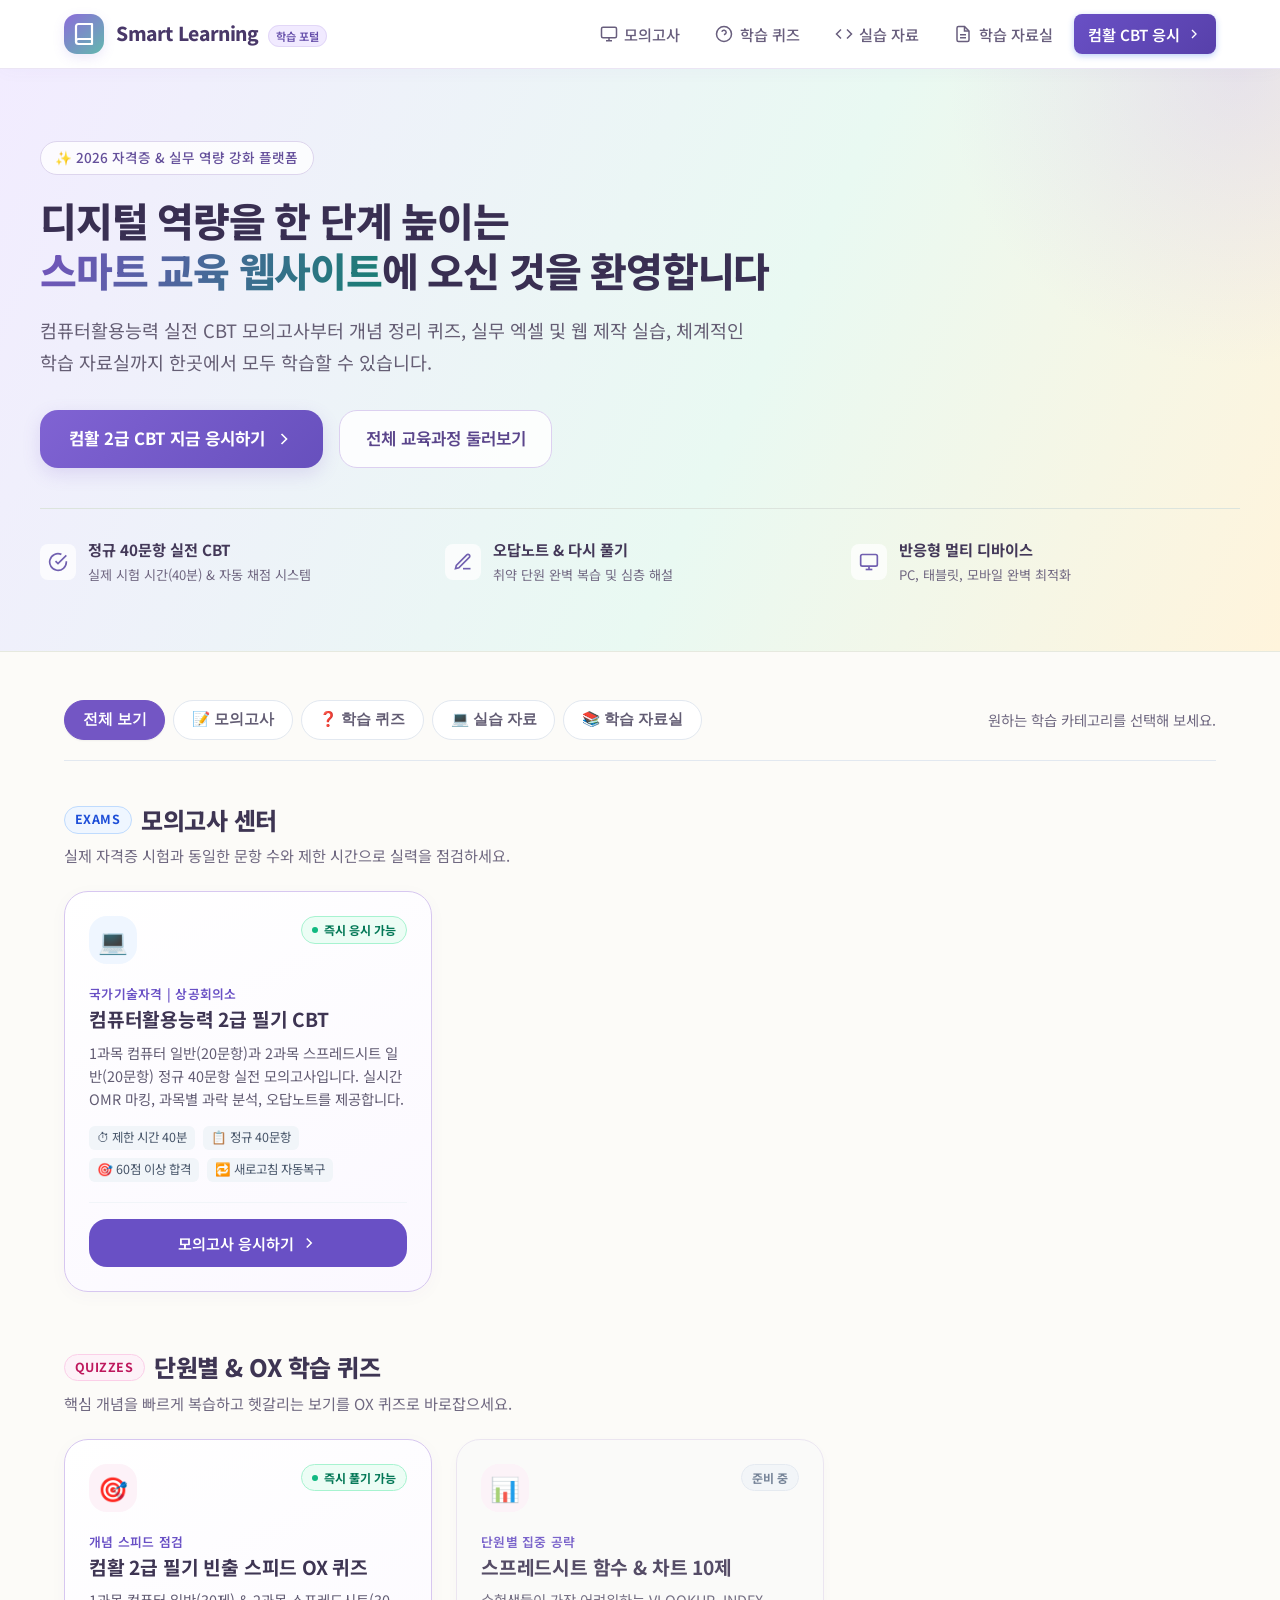
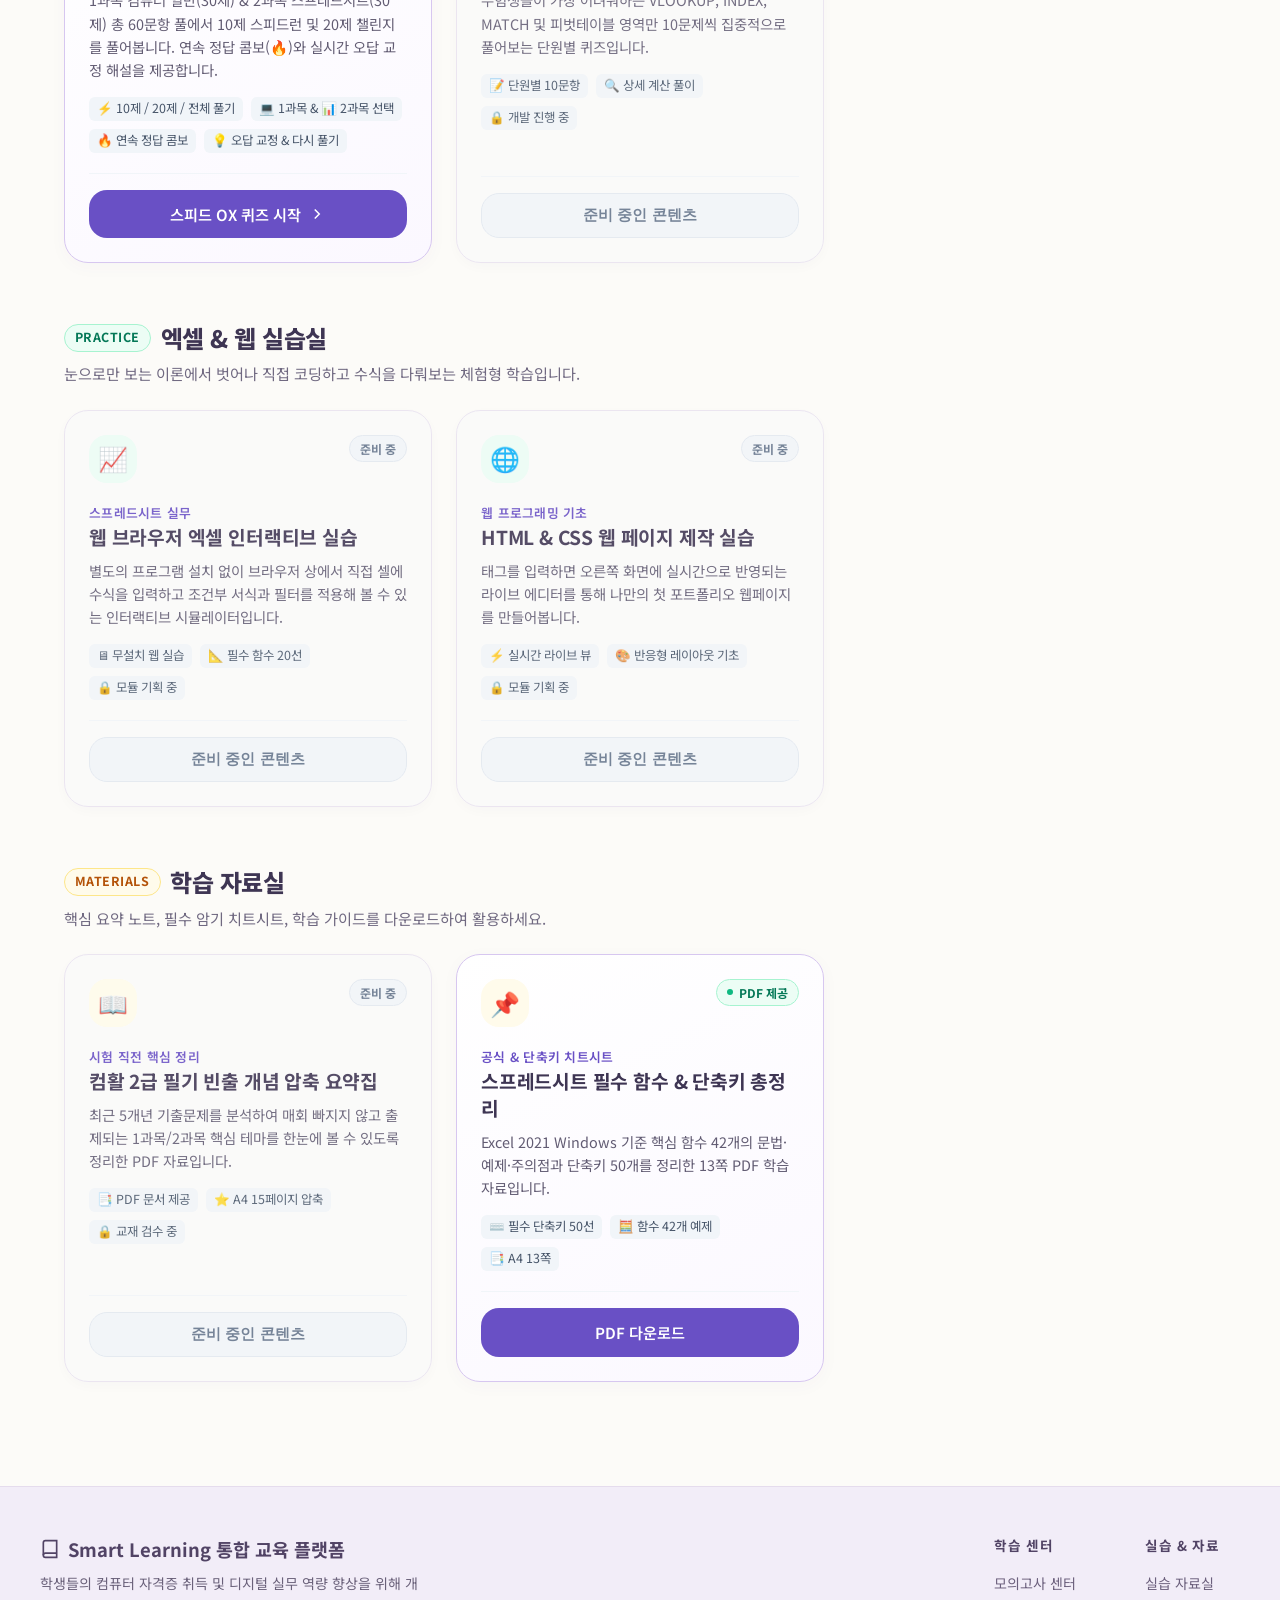
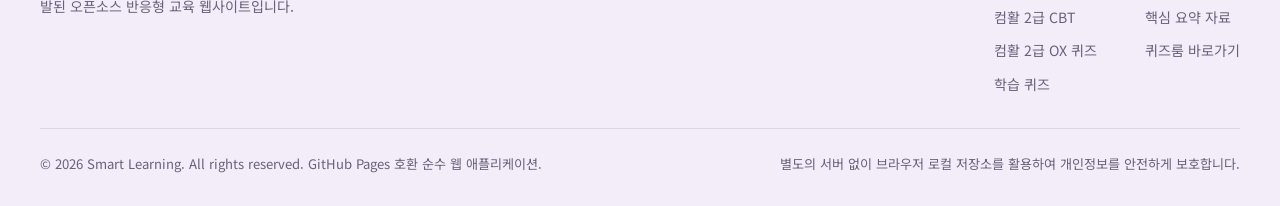
<file: index.html>
<!DOCTYPE html>
<html lang="ko">

<head>
  <meta charset="UTF-8">
  <meta name="viewport" content="width=device-width, initial-scale=1.0">
  <title>Smart Learning - 스마트 교육 포털</title>
  <meta name="description" content="컴퓨터활용능력 CBT 모의고사, 단원별 퀴즈, 엑셀 및 웹 실습, 학습 자료실을 갖춘 통합 스마트러닝 플랫폼">

  <!-- 웹 폰트 (Noto Sans KR) -->
  <link rel="preconnect" href="https://fonts.googleapis.com">
  <link rel="preconnect" href="https://fonts.gstatic.com" crossorigin>
  <link href="https://fonts.googleapis.com/css2?family=Noto+Sans+KR:wght@300;400;500;600;700;800&display=swap"
    rel="stylesheet">

  <!-- 공통 스타일시트 (상대 경로) -->
  <link rel="stylesheet" href="./assets/css/main.css">
</head>

<body>
  <!-- =========================================================================
       1. 상단 글로벌 네비게이션 (GNB)
       ========================================================================= -->
  <header class="site-header">
    <div class="header-container">
      <a href="./index.html" class="brand-logo" aria-label="Smart Learning 홈으로 이동">
        <div class="brand-icon">
          <svg width="24" height="24" viewBox="0 0 24 24" fill="none" stroke="currentColor" stroke-width="2.2"
            stroke-linecap="round" stroke-linejoin="round">
            <path d="M4 19.5A2.5 2.5 0 0 1 6.5 17H20"></path>
            <path d="M6.5 2H20v20H6.5A2.5 2.5 0 0 1 4 19.5v-15A2.5 2.5 0 0 1 6.5 2z"></path>
          </svg>
        </div>
        <div>
          <span class="brand-title">Smart Learning</span>
          <span class="brand-badge">학습 포털</span>
        </div>
      </a>

      <!-- 데스크톱 네비게이션 -->
      <nav class="nav-desktop" aria-label="주요 메뉴">
        <a href="#exams" class="nav-link">
          <svg width="18" height="18" viewBox="0 0 24 24" fill="none" stroke="currentColor" stroke-width="2">
            <rect x="2" y="3" width="20" height="14" rx="2" ry="2"></rect>
            <line x1="8" y1="21" x2="16" y2="21"></line>
            <line x1="12" y1="17" x2="12" y2="21"></line>
          </svg>
          <span>모의고사</span>
        </a>
        <a href="#quizzes" class="nav-link">
          <svg width="18" height="18" viewBox="0 0 24 24" fill="none" stroke="currentColor" stroke-width="2">
            <circle cx="12" cy="12" r="10"></circle>
            <path d="M9.09 9a3 3 0 0 1 5.83 1c0 2-3 3-3 3"></path>
            <line x1="12" y1="17" x2="12.01" y2="17"></line>
          </svg>
          <span>학습 퀴즈</span>
        </a>
        <a href="#practice" class="nav-link">
          <svg width="18" height="18" viewBox="0 0 24 24" fill="none" stroke="currentColor" stroke-width="2">
            <polyline points="16 18 22 12 16 6"></polyline>
            <polyline points="8 6 2 12 8 18"></polyline>
          </svg>
          <span>실습 자료</span>
        </a>
        <a href="#materials" class="nav-link">
          <svg width="18" height="18" viewBox="0 0 24 24" fill="none" stroke="currentColor" stroke-width="2">
            <path d="M14 2H6a2 2 0 0 0-2 2v16a2 2 0 0 0 2 2h12a2 2 0 0 0 2-2V8z"></path>
            <polyline points="14 2 14 8 20 8"></polyline>
            <line x1="16" y1="13" x2="8" y2="13"></line>
            <line x1="16" y1="17" x2="8" y2="17"></line>
          </svg>
          <span>학습 자료실</span>
        </a>
        <a href="./exams/com2-cbt/index.html" class="nav-link nav-cta">
          <span>컴활 CBT 응시</span>
          <svg width="16" height="16" viewBox="0 0 24 24" fill="none" stroke="currentColor" stroke-width="2">
            <polyline points="9 18 15 12 9 6"></polyline>
          </svg>
        </a>
      </nav>

      <!-- 모바일 햄버거 토글 버튼 -->
      <button type="button" class="mobile-menu-btn" id="mobile-menu-toggle" aria-label="모바일 메뉴 열기"
        aria-expanded="false">
        <svg width="26" height="26" viewBox="0 0 24 24" fill="none" stroke="currentColor" stroke-width="2">
          <line x1="3" y1="12" x2="21" y2="12"></line>
          <line x1="3" y1="6" x2="21" y2="6"></line>
          <line x1="3" y1="18" x2="21" y2="18"></line>
        </svg>
      </button>
    </div>

    <!-- 모바일 드로어 메뉴 -->
    <div class="mobile-nav-drawer" id="mobile-nav-drawer">
      <ul class="mobile-nav-list">
        <li>
          <a href="#exams" class="mobile-nav-link">📝 모의고사 (Exams)</a>
        </li>
        <li>
          <a href="#quizzes" class="mobile-nav-link">❓ 학습 퀴즈 (Quizzes)</a>
        </li>
        <li>
          <a href="#practice" class="mobile-nav-link">💻 실습 자료 (Practice)</a>
        </li>
        <li>
          <a href="#materials" class="mobile-nav-link">📚 학습 자료실 (Materials)</a>
        </li>
        <li>
          <a href="./exams/com2-cbt/index.html" class="mobile-nav-link" style="color: #60a5fa; font-weight: 700;">🚀
            컴활 2급 CBT 바로 응시</a>
        </li>
      </ul>
    </div>
  </header>

  <!-- =========================================================================
       2. 히어로 배너 섹션
       ========================================================================= -->
  <section class="hero-section">
    <div class="hero-container">
      <div class="hero-pill">
        <span>✨ 2026 자격증 & 실무 역량 강화 플랫폼</span>
      </div>
      <h1 class="hero-title">
        디지털 역량을 한 단계 높이는<br>
        <span class="highlight">스마트 교육 웹사이트</span>에 오신 것을 환영합니다
      </h1>
      <p class="hero-desc">
        컴퓨터활용능력 실전 CBT 모의고사부터 개념 정리 퀴즈, 실무 엑셀 및 웹 제작 실습,
        체계적인 학습 자료실까지 한곳에서 모두 학습할 수 있습니다.
      </p>

      <div class="hero-actions">
        <a href="./exams/com2-cbt/index.html" class="btn-primary-hero">
          <span>컴활 2급 CBT 지금 응시하기</span>
          <svg width="20" height="20" viewBox="0 0 24 24" fill="none" stroke="currentColor" stroke-width="2">
            <polyline points="9 18 15 12 9 6"></polyline>
          </svg>
        </a>
        <a href="#content-area" class="btn-secondary-hero">
          <span>전체 교육과정 둘러보기</span>
        </a>
      </div>

      <!-- 하단 특징 요약 -->
      <div class="hero-features">
        <div class="feature-item">
          <div class="feature-icon-wrapper">
            <svg width="20" height="20" viewBox="0 0 24 24" fill="none" stroke="currentColor" stroke-width="2">
              <path d="M22 11.08V12a10 10 0 1 1-5.93-9.14"></path>
              <polyline points="22 4 12 14.01 9 11.01"></polyline>
            </svg>
          </div>
          <div class="feature-text">
            <strong>정규 40문항 실전 CBT</strong>
            <span>실제 시험 시간(40분) & 자동 채점 시스템</span>
          </div>
        </div>
        <div class="feature-item">
          <div class="feature-icon-wrapper">
            <svg width="20" height="20" viewBox="0 0 24 24" fill="none" stroke="currentColor" stroke-width="2">
              <path d="M12 20h9"></path>
              <path d="M16.5 3.5a2.121 2.121 0 0 1 3 3L7 19l-4 1 1-4L16.5 3.5z"></path>
            </svg>
          </div>
          <div class="feature-text">
            <strong>오답노트 & 다시 풀기</strong>
            <span>취약 단원 완벽 복습 및 심층 해설</span>
          </div>
        </div>
        <div class="feature-item">
          <div class="feature-icon-wrapper">
            <svg width="20" height="20" viewBox="0 0 24 24" fill="none" stroke="currentColor" stroke-width="2">
              <rect x="2" y="3" width="20" height="14" rx="2" ry="2"></rect>
              <line x1="8" y1="21" x2="16" y2="21"></line>
              <line x1="12" y1="17" x2="12" y2="21"></line>
            </svg>
          </div>
          <div class="feature-text">
            <strong>반응형 멀티 디바이스</strong>
            <span>PC, 태블릿, 모바일 완벽 최적화</span>
          </div>
        </div>
      </div>
    </div>
  </section>

  <!-- =========================================================================
       3. 메인 콘텐츠 영역 (필터 및 4대 학습 영역)
       ========================================================================= -->
  <main class="main-wrapper" id="content-area">
    <!-- 카테고리 필터 탭 -->
    <div class="filter-container">
      <div class="filter-tabs" role="tablist">
        <button type="button" class="filter-btn active" data-filter="all">
          <span>전체 보기</span>
        </button>
        <button type="button" class="filter-btn" data-filter="exams">
          <span>📝 모의고사</span>
        </button>
        <button type="button" class="filter-btn" data-filter="quizzes">
          <span>❓ 학습 퀴즈</span>
        </button>
        <button type="button" class="filter-btn" data-filter="practice">
          <span>💻 실습 자료</span>
        </button>
        <button type="button" class="filter-btn" data-filter="materials">
          <span>📚 학습 자료실</span>
        </button>
      </div>
      <div class="filter-info">
        <span>원하는 학습 카테고리를 선택해 보세요.</span>
      </div>
    </div>

    <!-- =======================================================================
         카테고리 1: 모의고사 (Exams)
         ======================================================================= -->
    <section class="category-section" id="exams" data-category="exams">
      <div class="section-header">
        <div>
          <div class="section-title-wrap">
            <span class="section-badge badge-exams">EXAMS</span>
            <h2 class="section-title">모의고사 센터</h2>
          </div>
          <p class="section-desc">실제 자격증 시험과 동일한 문항 수와 제한 시간으로 실력을 점검하세요.</p>
        </div>
      </div>

      <div class="cards-grid">
        <!-- [활성] 컴퓨터활용능력 2급 필기 CBT 카드 -->
        <article class="learning-card active-card">
          <div>
            <div class="card-header-row">
              <div class="card-icon icon-blue">
                💻
              </div>
              <span class="card-status-pill status-active">즉시 응시 가능</span>
            </div>
            <div class="card-body">
              <span class="card-subject">국가기술자격 | 상공회의소</span>
              <h3 class="card-title">컴퓨터활용능력 2급 필기 CBT</h3>
              <p class="card-description">
                1과목 컴퓨터 일반(20문항)과 2과목 스프레드시트 일반(20문항) 정규 40문항 실전 모의고사입니다. 실시간 OMR 마킹, 과목별 과락 분석, 오답노트를 제공합니다.
              </p>
              <div class="card-meta-list">
                <span class="meta-chip">⏱ 제한 시간 40분</span>
                <span class="meta-chip">📋 정규 40문항</span>
                <span class="meta-chip">🎯 60점 이상 합격</span>
                <span class="meta-chip">🔁 새로고침 자동복구</span>
              </div>
            </div>
          </div>
          <div class="card-footer">
            <a href="./exams/com2-cbt/index.html" class="btn-card-start">
              <span>모의고사 응시하기</span>
              <svg width="18" height="18" viewBox="0 0 24 24" fill="none" stroke="currentColor" stroke-width="2">
                <polyline points="9 18 15 12 9 6"></polyline>
              </svg>
            </a>
          </div>
        </article>
      </div>
    </section>

    <!-- =======================================================================
         카테고리 2: 학습 퀴즈 (Quizzes)
         ======================================================================= -->
    <section class="category-section" id="quizzes" data-category="quizzes">
      <div class="section-header">
        <div>
          <div class="section-title-wrap">
            <span class="section-badge badge-quizzes">QUIZZES</span>
            <h2 class="section-title">단원별 & OX 학습 퀴즈</h2>
          </div>
          <p class="section-desc">핵심 개념을 빠르게 복습하고 헷갈리는 보기를 OX 퀴즈로 바로잡으세요.</p>
        </div>
      </div>

      <div class="cards-grid">
        <!-- [활성] 컴활 2급 필기 빈출 스피드 OX 퀴즈 카드 -->
        <article class="learning-card active-card">
          <div>
            <div class="card-header-row">
              <div class="card-icon icon-pink">
                🎯
              </div>
              <span class="card-status-pill status-active">즉시 풀기 가능</span>
            </div>
            <div class="card-body">
              <span class="card-subject">개념 스피드 점검</span>
              <h3 class="card-title">컴활 2급 필기 빈출 스피드 OX 퀴즈</h3>
              <p class="card-description">
                1과목 컴퓨터 일반(30제) & 2과목 스프레드시트(30제) 총 60문항 풀에서 10제 스피드런 및 20제 챌린지를 풀어봅니다.
                연속 정답 콤보(🔥)와 실시간 오답 교정 해설을 제공합니다.
              </p>
              <div class="card-meta-list">
                <span class="meta-chip">⚡ 10제 / 20제 / 전체 풀기</span>
                <span class="meta-chip">💻 1과목 & 📊 2과목 선택</span>
                <span class="meta-chip">🔥 연속 정답 콤보</span>
                <span class="meta-chip">💡 오답 교정 & 다시 풀기</span>
              </div>
            </div>
          </div>
          <div class="card-footer">
            <a href="./quizzes/ox/index.html" class="btn-card-start">
              <span>스피드 OX 퀴즈 시작</span>
              <svg width="18" height="18" viewBox="0 0 24 24" fill="none" stroke="currentColor" stroke-width="2">
                <polyline points="9 18 15 12 9 6"></polyline>
              </svg>
            </a>
          </div>
        </article>

        <!-- [준비 중] 스프레드시트 단원별 10제 -->
        <article class="learning-card pending-card">
          <div>
            <div class="card-header-row">
              <div class="card-icon icon-pink">
                📊
              </div>
              <span class="card-status-pill status-pending">준비 중</span>
            </div>
            <div class="card-body">
              <span class="card-subject">단원별 집중 공략</span>
              <h3 class="card-title">스프레드시트 함수 & 차트 10제</h3>
              <p class="card-description">
                수험생들이 가장 어려워하는 VLOOKUP, INDEX, MATCH 및 피벗테이블 영역만 10문제씩 집중적으로 풀어보는 단원별 퀴즈입니다.
              </p>
              <div class="card-meta-list">
                <span class="meta-chip">📝 단원별 10문항</span>
                <span class="meta-chip">🔍 상세 계산 풀이</span>
                <span class="meta-chip">🔒 개발 진행 중</span>
              </div>
            </div>
          </div>
          <div class="card-footer">
            <button type="button" class="btn-card-pending" data-pending="true"
              data-content-title="스프레드시트 함수 & 차트 10제 퀴즈">
              <span>준비 중인 콘텐츠</span>
            </button>
          </div>
        </article>
      </div>
    </section>

    <!-- =======================================================================
         카테고리 3: 실습 자료 (Practice)
         ======================================================================= -->
    <section class="category-section" id="practice" data-category="practice">
      <div class="section-header">
        <div>
          <div class="section-title-wrap">
            <span class="section-badge badge-practice">PRACTICE</span>
            <h2 class="section-title">엑셀 & 웹 실습실</h2>
          </div>
          <p class="section-desc">눈으로만 보는 이론에서 벗어나 직접 코딩하고 수식을 다뤄보는 체험형 학습입니다.</p>
        </div>
      </div>

      <div class="cards-grid">
        <!-- [준비 중] 인터랙티브 엑셀 실습 -->
        <article class="learning-card pending-card">
          <div>
            <div class="card-header-row">
              <div class="card-icon icon-emerald">
                📈
              </div>
              <span class="card-status-pill status-pending">준비 중</span>
            </div>
            <div class="card-body">
              <span class="card-subject">스프레드시트 실무</span>
              <h3 class="card-title">웹 브라우저 엑셀 인터랙티브 실습</h3>
              <p class="card-description">
                별도의 프로그램 설치 없이 브라우저 상에서 직접 셀에 수식을 입력하고 조건부 서식과 필터를 적용해 볼 수 있는 인터랙티브 시뮬레이터입니다.
              </p>
              <div class="card-meta-list">
                <span class="meta-chip">🖥 무설치 웹 실습</span>
                <span class="meta-chip">📐 필수 함수 20선</span>
                <span class="meta-chip">🔒 모듈 기획 중</span>
              </div>
            </div>
          </div>
          <div class="card-footer">
            <button type="button" class="btn-card-pending" data-pending="true"
              data-content-title="웹 브라우저 엑셀 인터랙티브 실습실">
              <span>준비 중인 콘텐츠</span>
            </button>
          </div>
        </article>

        <!-- [준비 중] 웹 제작 기초 샌드박스 -->
        <article class="learning-card pending-card">
          <div>
            <div class="card-header-row">
              <div class="card-icon icon-emerald">
                🌐
              </div>
              <span class="card-status-pill status-pending">준비 중</span>
            </div>
            <div class="card-body">
              <span class="card-subject">웹 프로그래밍 기초</span>
              <h3 class="card-title">HTML & CSS 웹 페이지 제작 실습</h3>
              <p class="card-description">
                태그를 입력하면 오른쪽 화면에 실시간으로 반영되는 라이브 에디터를 통해 나만의 첫 포트폴리오 웹페이지를 만들어봅니다.
              </p>
              <div class="card-meta-list">
                <span class="meta-chip">⚡ 실시간 라이브 뷰</span>
                <span class="meta-chip">🎨 반응형 레이아웃 기초</span>
                <span class="meta-chip">🔒 모듈 기획 중</span>
              </div>
            </div>
          </div>
          <div class="card-footer">
            <button type="button" class="btn-card-pending" data-pending="true"
              data-content-title="HTML & CSS 웹 페이지 제작 실습">
              <span>준비 중인 콘텐츠</span>
            </button>
          </div>
        </article>
      </div>
    </section>

    <!-- =======================================================================
         카테고리 4: 학습 자료실 (Materials)
         ======================================================================= -->
    <section class="category-section" id="materials" data-category="materials">
      <div class="section-header">
        <div>
          <div class="section-title-wrap">
            <span class="section-badge badge-materials">MATERIALS</span>
            <h2 class="section-title">학습 자료실</h2>
          </div>
          <p class="section-desc">핵심 요약 노트, 필수 암기 치트시트, 학습 가이드를 다운로드하여 활용하세요.</p>
        </div>
      </div>

      <div class="cards-grid">
        <!-- [준비 중] 컴활 2급 필기 핵심 요약집 -->
        <article class="learning-card pending-card">
          <div>
            <div class="card-header-row">
              <div class="card-icon icon-amber">
                📖
              </div>
              <span class="card-status-pill status-pending">준비 중</span>
            </div>
            <div class="card-body">
              <span class="card-subject">시험 직전 핵심 정리</span>
              <h3 class="card-title">컴활 2급 필기 빈출 개념 압축 요약집</h3>
              <p class="card-description">
                최근 5개년 기출문제를 분석하여 매회 빠지지 않고 출제되는 1과목/2과목 핵심 테마를 한눈에 볼 수 있도록 정리한 PDF 자료입니다.
              </p>
              <div class="card-meta-list">
                <span class="meta-chip">📑 PDF 문서 제공</span>
                <span class="meta-chip">⭐ A4 15페이지 압축</span>
                <span class="meta-chip">🔒 교재 검수 중</span>
              </div>
            </div>
          </div>
          <div class="card-footer">
            <button type="button" class="btn-card-pending" data-pending="true"
              data-content-title="컴활 2급 필기 빈출 개념 압축 요약집">
              <span>준비 중인 콘텐츠</span>
            </button>
          </div>
        </article>

        <!-- [준비 중] 엑셀 함수 치트시트 -->
        <article class="learning-card active-card">
          <div>
            <div class="card-header-row">
              <div class="card-icon icon-amber">
                📌
              </div>
              <span class="card-status-pill status-active">PDF 제공</span>
            </div>
            <div class="card-body">
              <span class="card-subject">공식 & 단축키 치트시트</span>
              <h3 class="card-title">스프레드시트 필수 함수 & 단축키 총정리</h3>
              <p class="card-description">
                Excel 2021 Windows 기준 핵심 함수 42개의 문법·예제·주의점과 단축키 50개를 정리한 13쪽 PDF 학습자료입니다.
              </p>
              <div class="card-meta-list">
                <span class="meta-chip">⌨️ 필수 단축키 50선</span>
                <span class="meta-chip">🧮 함수 42개 예제</span>
                <span class="meta-chip">📑 A4 13쪽</span>
              </div>
            </div>
          </div>
          <div class="card-footer">
            <a class="btn-card-start" href="./materials/files/excel_functions_shortcuts_2021.pdf"
              download="스프레드시트_함수_단축키_2021.pdf">
              <span>PDF 다운로드</span>
            </a>
          </div>
        </article>
      </div>
    </section>
  </main>

  <!-- =========================================================================
       4. '콘텐츠 준비 중' 안내 모달
       ========================================================================= -->
  <div class="modal-overlay" id="pending-modal" aria-hidden="true" role="dialog" aria-modal="true">
    <div class="modal-dialog">
      <div class="modal-icon-badge">
        ⏳
      </div>
      <h3 class="modal-title">콘텐츠 준비 중입니다</h3>
      <p class="modal-desc">
        선택하신 <strong id="modal-target-title" style="color: var(--primary-600);">해당 콘텐츠</strong>는<br>
        더 유익하고 풍성한 학습 경험을 위해 현재 정성껏 제작 및 검수 중입니다.<br>
        빠른 시일 내에 제공해 드릴 예정이오니 조금만 기다려 주세요!
      </p>
      <button type="button" class="modal-close-btn" data-close-modal>
        확인하고 닫기
      </button>
    </div>
  </div>

  <!-- =========================================================================
       5. 푸터
       ========================================================================= -->
  <footer class="site-footer">
    <div class="footer-container">
      <div class="footer-top">
        <div class="footer-brand">
          <div class="footer-brand-title">
            <svg width="20" height="20" viewBox="0 0 24 24" fill="none" stroke="currentColor" stroke-width="2">
              <path d="M4 19.5A2.5 2.5 0 0 1 6.5 17H20"></path>
              <path d="M6.5 2H20v20H6.5A2.5 2.5 0 0 1 4 19.5v-15A2.5 2.5 0 0 1 6.5 2z"></path>
            </svg>
            <span>Smart Learning 통합 교육 플랫폼</span>
          </div>
          <p class="footer-brand-desc">
            학생들의 컴퓨터 자격증 취득 및 디지털 실무 역량 향상을 위해 개발된 오픈소스 반응형 교육 웹사이트입니다.
          </p>
        </div>

        <div class="footer-links-group">
          <div>
            <div class="footer-col-title">학습 센터</div>
            <ul class="footer-links">
              <li><a href="#exams" class="footer-link">모의고사 센터</a></li>
              <li><a href="./exams/com2-cbt/index.html" class="footer-link">컴활 2급 CBT</a></li>
              <li><a href="./quizzes/ox/index.html" class="footer-link">컴활 2급 OX 퀴즈</a></li>
              <li><a href="#quizzes" class="footer-link">학습 퀴즈</a></li>
            </ul>
          </div>
          <div>
            <div class="footer-col-title">실습 & 자료</div>
            <ul class="footer-links">
              <li><a href="#practice" class="footer-link">실습 자료실</a></li>
              <li><a href="#materials" class="footer-link">핵심 요약 자료</a></li>
              <li><a href="./quizzes/index.html" class="footer-link">퀴즈룸 바로가기</a></li>
            </ul>
          </div>
        </div>
      </div>

      <div class="footer-bottom">
        <p>&copy; 2026 Smart Learning. All rights reserved. GitHub Pages 호환 순수 웹 애플리케이션.</p>
        <p>별도의 서버 없이 브라우저 로컬 저장소를 활용하여 개인정보를 안전하게 보호합니다.</p>
      </div>
    </div>
  </footer>

  <!-- 공통 스크립트 (상대 경로) -->
  <script src="./assets/js/main.js"></script>
</body>

</html>
</file>
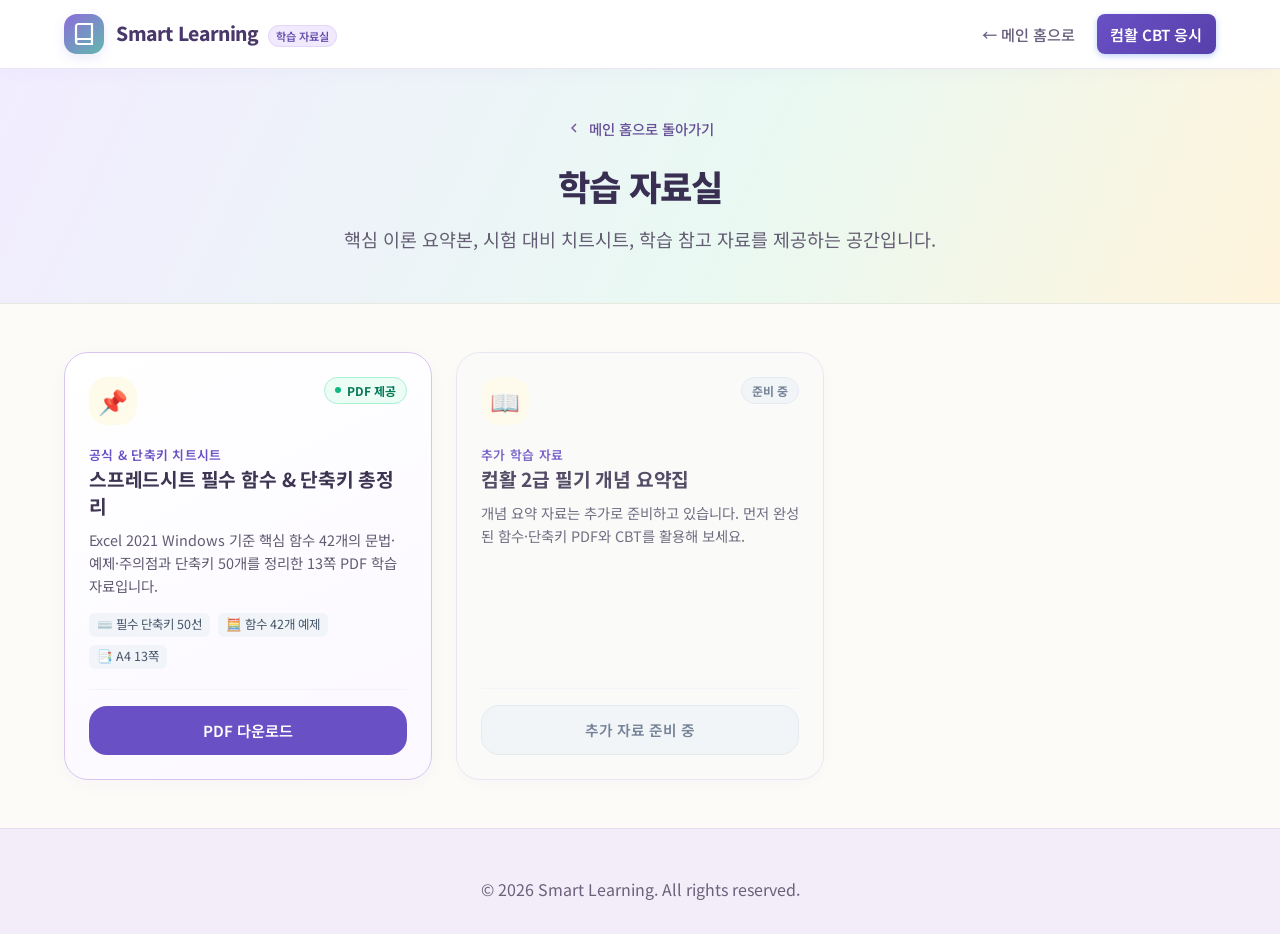
<file: materials/index.html>
<!DOCTYPE html>
<html lang="ko">

<head>
  <meta charset="UTF-8">
  <meta name="viewport" content="width=device-width, initial-scale=1.0">
  <title>학습 자료실 - Smart Learning</title>
  <meta name="description" content="컴활 2급 필기 핵심 요약집, 스프레드시트 공식 및 단축키 치트시트 제공">

  <link rel="preconnect" href="https://fonts.googleapis.com">
  <link rel="preconnect" href="https://fonts.gstatic.com" crossorigin>
  <link href="https://fonts.googleapis.com/css2?family=Noto+Sans+KR:wght@300;400;500;600;700;800&display=swap"
    rel="stylesheet">
  <link rel="stylesheet" href="../assets/css/main.css">
</head>

<body>
  <!-- 상단 헤더 -->
  <header class="site-header">
    <div class="header-container">
      <a href="../index.html" class="brand-logo">
        <div class="brand-icon">
          <svg width="24" height="24" viewBox="0 0 24 24" fill="none" stroke="currentColor" stroke-width="2.2">
            <path d="M4 19.5A2.5 2.5 0 0 1 6.5 17H20"></path>
            <path d="M6.5 2H20v20H6.5A2.5 2.5 0 0 1 4 19.5v-15A2.5 2.5 0 0 1 6.5 2z"></path>
          </svg>
        </div>
        <div>
          <span class="brand-title">Smart Learning</span>
          <span class="brand-badge">학습 자료실</span>
        </div>
      </a>

      <nav class="nav-desktop">
        <a href="../index.html" class="nav-link">
          <span>← 메인 홈으로</span>
        </a>
        <a href="../exams/com2-cbt/index.html" class="nav-link nav-cta">
          <span>컴활 CBT 응시</span>
        </a>
      </nav>
    </div>
  </header>

  <!-- 서브페이지 히어로 -->
  <section class="subpage-hero">
    <div class="hero-container">
      <a href="../index.html" class="subpage-back">
        <svg width="16" height="16" viewBox="0 0 24 24" fill="none" stroke="currentColor" stroke-width="2">
          <polyline points="15 18 9 12 15 6"></polyline>
        </svg>
        <span>메인 홈으로 돌아가기</span>
      </a>
      <h1 class="hero-title" style="margin: 0.5rem auto 1rem; font-size: 2.2rem;">학습 자료실</h1>
      <p class="hero-desc" style="margin: 0 auto; max-width: 650px;">
        핵심 이론 요약본, 시험 대비 치트시트, 학습 참고 자료를 제공하는 공간입니다.
      </p>
    </div>
  </section>

  <!-- 메인 영역 -->
  <main class="main-wrapper">
    <div class="cards-grid">
      <article class="learning-card active-card">
          <div>
            <div class="card-header-row">
              <div class="card-icon icon-amber">
                📌
              </div>
              <span class="card-status-pill status-active">PDF 제공</span>
            </div>
            <div class="card-body">
              <span class="card-subject">공식 & 단축키 치트시트</span>
              <h3 class="card-title">스프레드시트 필수 함수 & 단축키 총정리</h3>
              <p class="card-description">
                Excel 2021 Windows 기준 핵심 함수 42개의 문법·예제·주의점과 단축키 50개를 정리한 13쪽 PDF 학습자료입니다.
              </p>
              <div class="card-meta-list">
                <span class="meta-chip">⌨️ 필수 단축키 50선</span>
                <span class="meta-chip">🧮 함수 42개 예제</span>
                <span class="meta-chip">📑 A4 13쪽</span>
              </div>
            </div>
          </div>
          <div class="card-footer">
            <a class="btn-card-start" href="./files/excel_functions_shortcuts_2021.pdf"
              download="스프레드시트_함수_단축키_2021.pdf">
              <span>PDF 다운로드</span>
            </a>
          </div>
        </article>
      <article class="learning-card pending-card">
        <div>
          <div class="card-header-row"><div class="card-icon icon-amber">📖</div><span class="card-status-pill status-pending">준비 중</span></div>
          <div class="card-body"><span class="card-subject">추가 학습 자료</span><h3 class="card-title">컴활 2급 필기 개념 요약집</h3>
            <p class="card-description">개념 요약 자료는 추가로 준비하고 있습니다. 먼저 완성된 함수·단축키 PDF와 CBT를 활용해 보세요.</p>
          </div>
        </div>
        <div class="card-footer"><span class="btn-card-pending" aria-disabled="true">추가 자료 준비 중</span></div>
      </article>
    </div>
  </main>

  <!-- 푸터 -->
  <footer class="site-footer">
    <div class="footer-container" style="text-align: center;">
      <p>&copy; 2026 Smart Learning. All rights reserved.</p>
    </div>
  </footer>

  <script src="../assets/js/main.js"></script>
</body>

</html>
</file>
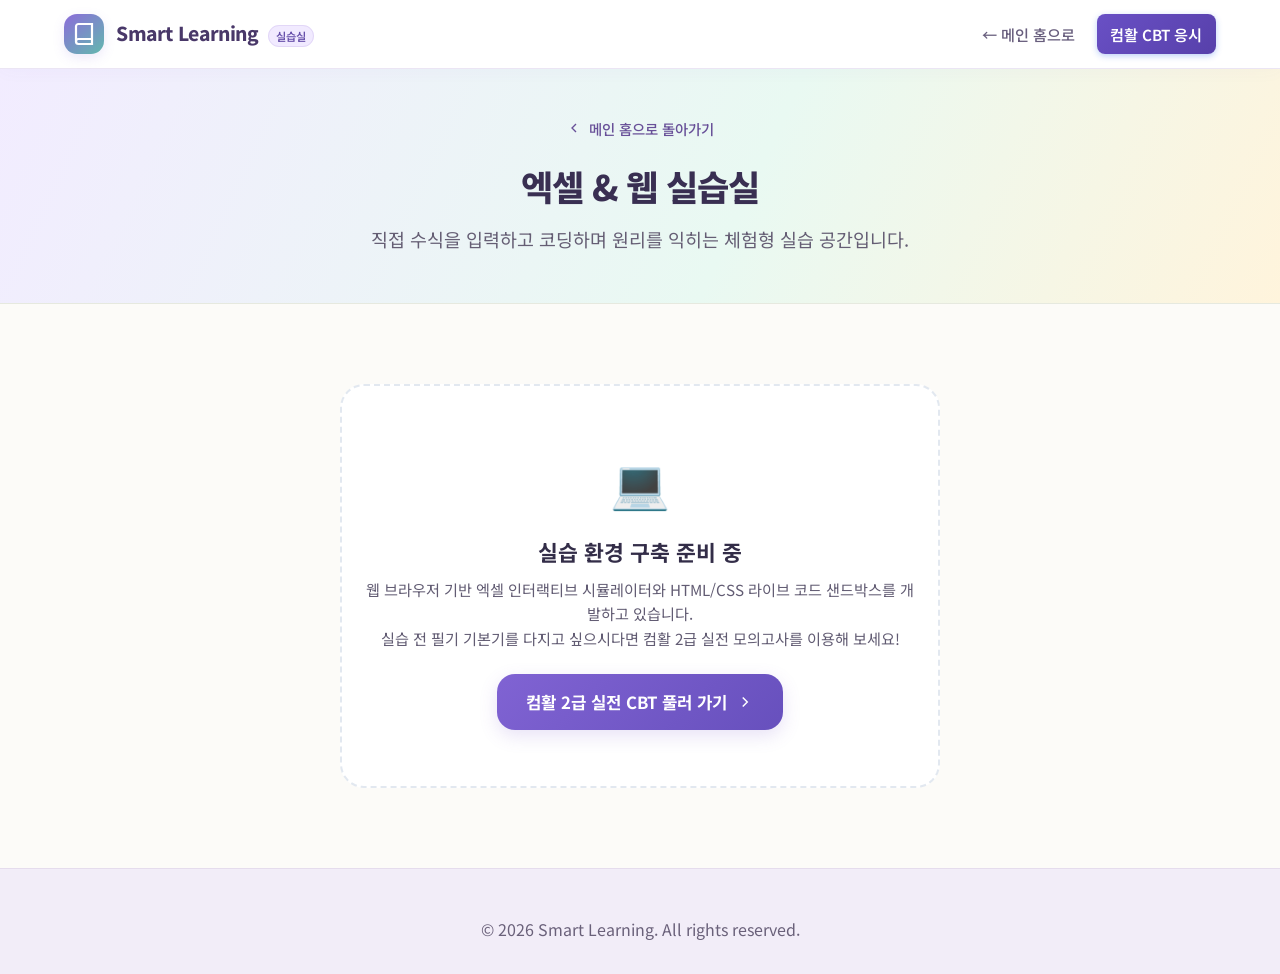
<file: practice/index.html>
<!DOCTYPE html>
<html lang="ko">

<head>
  <meta charset="UTF-8">
  <meta name="viewport" content="width=device-width, initial-scale=1.0">
  <title>엑셀 & 웹 실습실 - Smart Learning</title>
  <meta name="description" content="브라우저에서 직접 수식을 입력하고 코드를 작성해보는 인터랙티브 실습 콘텐츠">

  <link rel="preconnect" href="https://fonts.googleapis.com">
  <link rel="preconnect" href="https://fonts.gstatic.com" crossorigin>
  <link href="https://fonts.googleapis.com/css2?family=Noto+Sans+KR:wght@300;400;500;600;700;800&display=swap"
    rel="stylesheet">
  <link rel="stylesheet" href="../assets/css/main.css">
</head>

<body>
  <!-- 상단 헤더 -->
  <header class="site-header">
    <div class="header-container">
      <a href="../index.html" class="brand-logo">
        <div class="brand-icon">
          <svg width="24" height="24" viewBox="0 0 24 24" fill="none" stroke="currentColor" stroke-width="2.2">
            <path d="M4 19.5A2.5 2.5 0 0 1 6.5 17H20"></path>
            <path d="M6.5 2H20v20H6.5A2.5 2.5 0 0 1 4 19.5v-15A2.5 2.5 0 0 1 6.5 2z"></path>
          </svg>
        </div>
        <div>
          <span class="brand-title">Smart Learning</span>
          <span class="brand-badge">실습실</span>
        </div>
      </a>

      <nav class="nav-desktop">
        <a href="../index.html" class="nav-link">
          <span>← 메인 홈으로</span>
        </a>
        <a href="../exams/com2-cbt/index.html" class="nav-link nav-cta">
          <span>컴활 CBT 응시</span>
        </a>
      </nav>
    </div>
  </header>

  <!-- 서브페이지 히어로 -->
  <section class="subpage-hero">
    <div class="hero-container">
      <a href="../index.html" class="subpage-back">
        <svg width="16" height="16" viewBox="0 0 24 24" fill="none" stroke="currentColor" stroke-width="2">
          <polyline points="15 18 9 12 15 6"></polyline>
        </svg>
        <span>메인 홈으로 돌아가기</span>
      </a>
      <h1 class="hero-title" style="margin: 0.5rem auto 1rem; font-size: 2.2rem;">엑셀 & 웹 실습실</h1>
      <p class="hero-desc" style="margin: 0 auto; max-width: 650px;">
        직접 수식을 입력하고 코딩하며 원리를 익히는 체험형 실습 공간입니다.
      </p>
    </div>
  </section>

  <!-- 메인 영역 -->
  <main class="main-wrapper">
    <div class="placeholder-box">
      <div class="placeholder-icon">💻</div>
      <h2 class="placeholder-title">실습 환경 구축 준비 중</h2>
      <p class="placeholder-text">
        웹 브라우저 기반 엑셀 인터랙티브 시뮬레이터와 HTML/CSS 라이브 코드 샌드박스를 개발하고 있습니다.<br>
        실습 전 필기 기본기를 다지고 싶으시다면 컴활 2급 실전 모의고사를 이용해 보세요!
      </p>
      <a href="../exams/com2-cbt/index.html" class="btn-primary-hero" style="display: inline-flex;">
        <span>컴활 2급 실전 CBT 풀러 가기</span>
        <svg width="18" height="18" viewBox="0 0 24 24" fill="none" stroke="currentColor" stroke-width="2">
          <polyline points="9 18 15 12 9 6"></polyline>
        </svg>
      </a>
    </div>
  </main>

  <!-- 푸터 -->
  <footer class="site-footer">
    <div class="footer-container" style="text-align: center;">
      <p>&copy; 2026 Smart Learning. All rights reserved.</p>
    </div>
  </footer>

  <script src="../assets/js/main.js"></script>
</body>

</html>
</file>
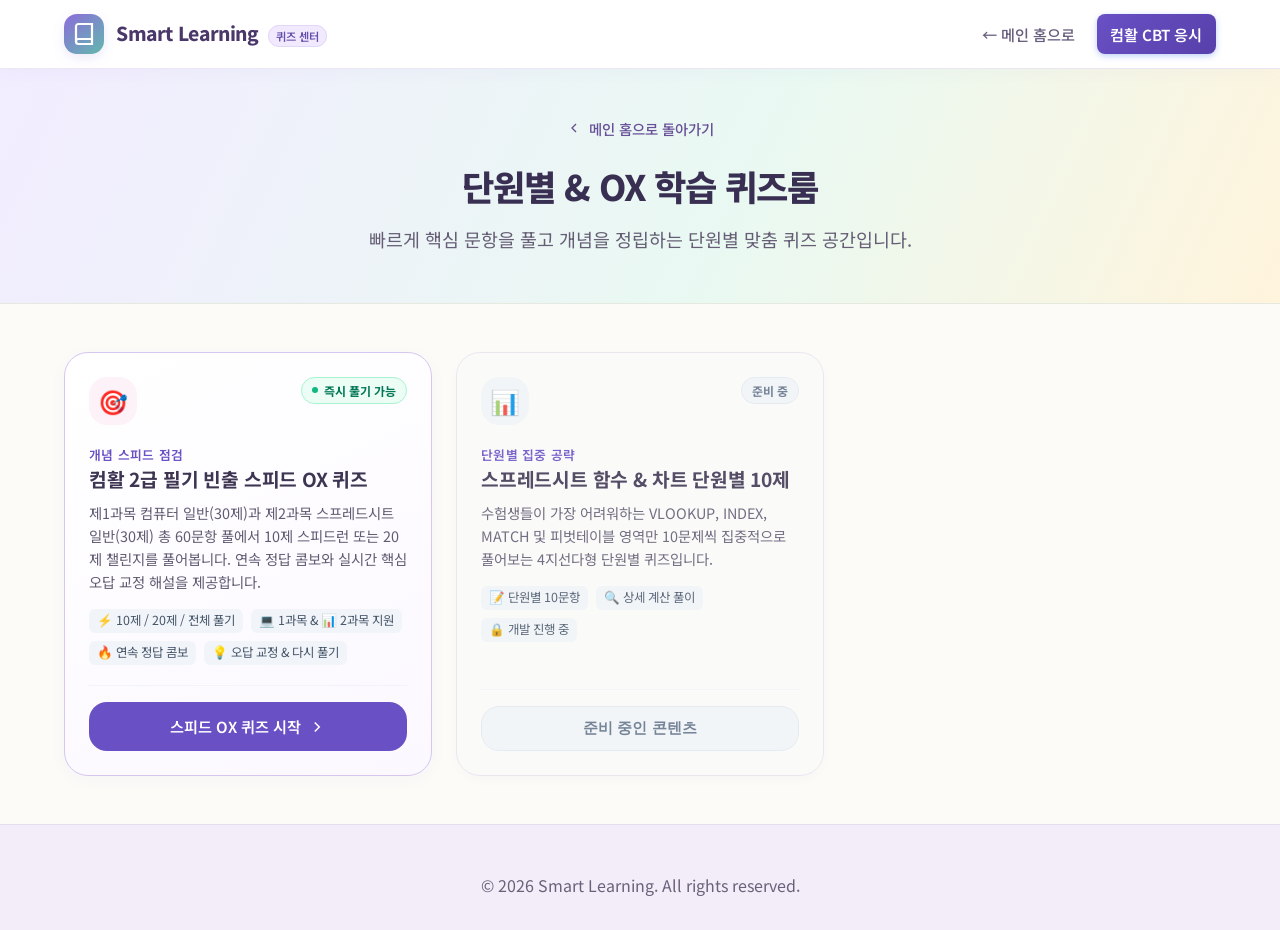
<file: quizzes/index.html>
<!DOCTYPE html>
<html lang="ko">

<head>
  <meta charset="UTF-8">
  <meta name="viewport" content="width=device-width, initial-scale=1.0">
  <title>단원별 & OX 학습 퀴즈 - Smart Learning</title>
  <meta name="description" content="핵심 개념을 빠르게 복습하고 취약한 부분을 다잡는 단원별 퀴즈 및 스피드 OX 퀴즈실">

  <link rel="preconnect" href="https://fonts.googleapis.com">
  <link rel="preconnect" href="https://fonts.gstatic.com" crossorigin>
  <link href="https://fonts.googleapis.com/css2?family=Noto+Sans+KR:wght@300;400;500;600;700;800&display=swap"
    rel="stylesheet">
  <link rel="stylesheet" href="../assets/css/main.css">
</head>

<body>
  <!-- 상단 헤더 -->
  <header class="site-header">
    <div class="header-container">
      <a href="../index.html" class="brand-logo">
        <div class="brand-icon">
          <svg width="24" height="24" viewBox="0 0 24 24" fill="none" stroke="currentColor" stroke-width="2.2">
            <path d="M4 19.5A2.5 2.5 0 0 1 6.5 17H20"></path>
            <path d="M6.5 2H20v20H6.5A2.5 2.5 0 0 1 4 19.5v-15A2.5 2.5 0 0 1 6.5 2z"></path>
          </svg>
        </div>
        <div>
          <span class="brand-title">Smart Learning</span>
          <span class="brand-badge">퀴즈 센터</span>
        </div>
      </a>

      <nav class="nav-desktop">
        <a href="../index.html" class="nav-link">
          <span>← 메인 홈으로</span>
        </a>
        <a href="../exams/com2-cbt/index.html" class="nav-link nav-cta">
          <span>컴활 CBT 응시</span>
        </a>
      </nav>
    </div>
  </header>

  <!-- 서브페이지 히어로 -->
  <section class="subpage-hero">
    <div class="hero-container">
      <a href="../index.html" class="subpage-back">
        <svg width="16" height="16" viewBox="0 0 24 24" fill="none" stroke="currentColor" stroke-width="2">
          <polyline points="15 18 9 12 15 6"></polyline>
        </svg>
        <span>메인 홈으로 돌아가기</span>
      </a>
      <h1 class="hero-title" style="margin: 0.5rem auto 1rem; font-size: 2.2rem;">단원별 & OX 학습 퀴즈룸</h1>
      <p class="hero-desc" style="margin: 0 auto; max-width: 650px;">
        빠르게 핵심 문항을 풀고 개념을 정립하는 단원별 맞춤 퀴즈 공간입니다.
      </p>
    </div>
  </section>

  <!-- 메인 영역 -->
  <main class="main-wrapper">
    <div class="cards-grid">
      <!-- [활성] 컴활 2급 필기 빈출 스피드 OX 퀴즈 카드 -->
      <article class="learning-card active-card">
        <div>
          <div class="card-header-row">
            <div class="card-icon icon-pink">
              🎯
            </div>
            <span class="card-status-pill status-active">즉시 풀기 가능</span>
          </div>
          <div class="card-body">
            <span class="card-subject">개념 스피드 점검</span>
            <h3 class="card-title">컴활 2급 필기 빈출 스피드 OX 퀴즈</h3>
            <p class="card-description">
              제1과목 컴퓨터 일반(30제)과 제2과목 스프레드시트 일반(30제) 총 60문항 풀에서 10제 스피드런 또는 20제 챌린지를 풀어봅니다.
              연속 정답 콤보와 실시간 핵심 오답 교정 해설을 제공합니다.
            </p>
            <div class="card-meta-list">
              <span class="meta-chip">⚡ 10제 / 20제 / 전체 풀기</span>
              <span class="meta-chip">💻 1과목 & 📊 2과목 지원</span>
              <span class="meta-chip">🔥 연속 정답 콤보</span>
              <span class="meta-chip">💡 오답 교정 & 다시 풀기</span>
            </div>
          </div>
        </div>
        <div class="card-footer">
          <a href="./ox/index.html" class="btn-card-start">
            <span>스피드 OX 퀴즈 시작</span>
            <svg width="18" height="18" viewBox="0 0 24 24" fill="none" stroke="currentColor" stroke-width="2">
              <polyline points="9 18 15 12 9 6"></polyline>
            </svg>
          </a>
        </div>
      </article>

      <!-- [준비 중] 스프레드시트 단원별 10제 -->
      <article class="learning-card pending-card">
        <div>
          <div class="card-header-row">
            <div class="card-icon icon-slate">
              📊
            </div>
            <span class="card-status-pill status-pending">준비 중</span>
          </div>
          <div class="card-body">
            <span class="card-subject">단원별 집중 공략</span>
            <h3 class="card-title">스프레드시트 함수 & 차트 단원별 10제</h3>
            <p class="card-description">
              수험생들이 가장 어려워하는 VLOOKUP, INDEX, MATCH 및 피벗테이블 영역만 10문제씩 집중적으로 풀어보는 4지선다형 단원별 퀴즈입니다.
            </p>
            <div class="card-meta-list">
              <span class="meta-chip">📝 단원별 10문항</span>
              <span class="meta-chip">🔍 상세 계산 풀이</span>
              <span class="meta-chip">🔒 개발 진행 중</span>
            </div>
          </div>
        </div>
        <div class="card-footer">
          <button type="button" class="btn-card-pending" data-pending="true"
            data-content-title="스프레드시트 함수 & 차트 10제 퀴즈">
            <span>준비 중인 콘텐츠</span>
          </button>
        </div>
      </article>
    </div>
  </main>

  <!-- '콘텐츠 준비 중' 안내 모달 -->
  <div class="modal-overlay" id="pending-modal" aria-hidden="true" role="dialog" aria-modal="true">
    <div class="modal-dialog">
      <div class="modal-icon-badge">⏳</div>
      <h3 class="modal-title">콘텐츠 준비 중입니다</h3>
      <p class="modal-desc">
        선택하신 <strong id="modal-target-title" style="color: var(--primary-600);">해당 콘텐츠</strong>는<br>
        현재 정성껏 제작 중입니다. 빠른 시일 내에 오픈하도록 하겠습니다!
      </p>
      <button type="button" class="modal-close-btn" data-close-modal>
        확인하고 닫기
      </button>
    </div>
  </div>

  <!-- 푸터 -->
  <footer class="site-footer">
    <div class="footer-container" style="text-align: center;">
      <p>&copy; 2026 Smart Learning. All rights reserved.</p>
    </div>
  </footer>

  <script src="../assets/js/main.js"></script>
</body>

</html>
</file>
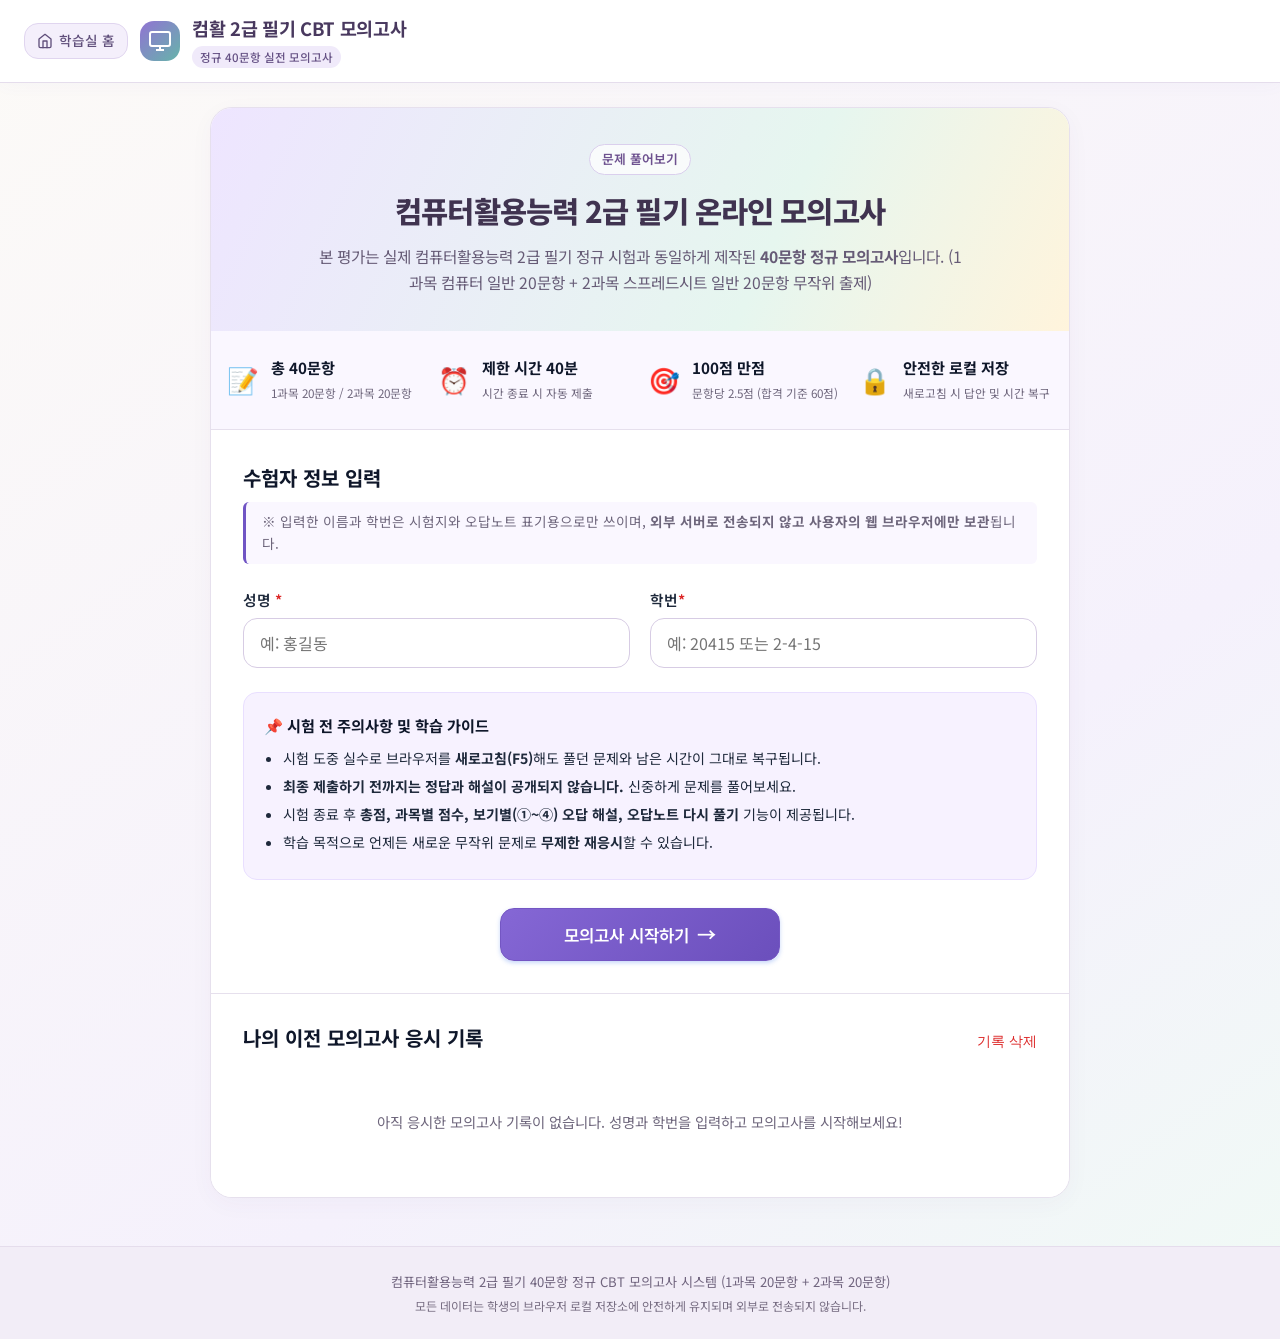
<file: exams/com2-cbt/index.html>
<!DOCTYPE html>
<html lang="ko">

<head>
  <meta charset="UTF-8">
  <meta name="viewport" content="width=device-width, initial-scale=1.0">
  <title>컴퓨터활용능력 2급 필기 CBT 모의고사 (40문항)</title>
  <meta name="description" content="컴퓨터활용능력 2급 필기 40문항 CBT 모의고사 (1과목 20문항 + 2과목 20문항) 및 오답노트 시스템">
  <!-- 폰트: Noto Sans KR -->
  <link rel="preconnect" href="https://fonts.googleapis.com">
  <link rel="preconnect" href="https://fonts.gstatic.com" crossorigin>
  <link
    href="https://fonts.googleapis.com/css2?family=Noto+Sans+KR:wght@300;400;500;600;700;800&family=JetBrains+Mono:wght@500;700&display=swap"
    rel="stylesheet">
  <link rel="stylesheet" href="./css/style.css">
</head>

<body>
  <!-- =========================================================================
       상단 공통 헤더
       ========================================================================= -->
  <header class="app-header">
    <div class="header-container">
      <div class="brand-area">
        <a href="../../index.html" class="btn-home-link" title="스마트러닝 메인 홈으로 이동">
          <svg width="16" height="16" viewBox="0 0 24 24" fill="none" stroke="currentColor" stroke-width="2" stroke-linecap="round" stroke-linejoin="round">
            <path d="M3 9l9-7 9 7v11a2 2 0 0 1-2 2H5a2 2 0 0 1-2-2z"></path>
            <polyline points="9 22 9 12 15 12 15 22"></polyline>
          </svg>
          <span class="home-text">학습실 홈</span>
        </a>
        <div class="brand-icon">
          <svg width="24" height="24" viewBox="0 0 24 24" fill="none" stroke="currentColor" stroke-width="2">
            <rect x="2" y="3" width="20" height="14" rx="2" ry="2"></rect>
            <line x1="8" y1="21" x2="16" y2="21"></line>
            <line x1="12" y1="17" x2="12" y2="21"></line>
          </svg>
        </div>
        <div class="brand-text">
          <h1 class="brand-title">컴활 2급 필기 CBT 모의고사</h1>
          <span class="exam-badge">정규 40문항 실전 모의고사</span>
        </div>
      </div>

      <!-- 시험 중 헤더 컨트롤 (응시 화면에서만 활성화) -->
      <div id="exam-header-controls" class="header-controls hidden">
        <div class="candidate-tag" id="header-candidate-info">
          <span class="tag-label">수험생:</span>
          <strong id="display-student-name">-</strong>
        </div>

        <div class="timer-box" id="timer-box" title="제한 시간 40분">
          <span class="timer-icon">⏱</span>
          <div class="timer-content">
            <span class="timer-caption">남은 시간</span>
            <span class="timer-digits" id="timer-display">40:00</span>
          </div>
        </div>

        <button type="button" class="btn btn-danger btn-sm" id="btn-header-submit">
          <span>최종 제출</span>
        </button>
      </div>
    </div>
  </header>

  <!-- 메인 컨테이너 -->
  <main class="main-wrapper">

    <!-- =========================================================================
         화면 1 : 시험 시작 전 안내 및 응시자 등록 화면
         ========================================================================= -->
    <section id="screen-start" class="screen-view active">
      <div class="start-card">
        <div class="start-banner">
          <div class="notice-badge">문제 풀어보기</div>
          <h2>컴퓨터활용능력 2급 필기 온라인 모의고사</h2>
          <p class="start-desc">
            본 평가는 실제 컴퓨터활용능력 2급 필기 정규 시험과 동일하게 제작된
            <strong>40문항 정규 모의고사</strong>입니다.
            (1과목 컴퓨터 일반 20문항 + 2과목 스프레드시트 일반 20문항 무작위 출제)
          </p>
        </div>

        <!-- 안내 요약 그리드 -->
        <div class="info-grid">
          <div class="info-item">
            <div class="info-item-icon">📝</div>
            <div class="info-item-content">
              <strong>총 40문항</strong>
              <span>1과목 20문항 / 2과목 20문항</span>
            </div>
          </div>
          <div class="info-item">
            <div class="info-item-icon">⏰</div>
            <div class="info-item-content">
              <strong>제한 시간 40분</strong>
              <span>시간 종료 시 자동 제출</span>
            </div>
          </div>
          <div class="info-item">
            <div class="info-item-icon">🎯</div>
            <div class="info-item-content">
              <strong>100점 만점</strong>
              <span>문항당 2.5점 (합격 기준 60점)</span>
            </div>
          </div>
          <div class="info-item">
            <div class="info-item-icon">🔒</div>
            <div class="info-item-content">
              <strong>안전한 로컬 저장</strong>
              <span>새로고침 시 답안 및 시간 복구</span>
            </div>
          </div>
        </div>

        <!-- 학생 정보 입력 폼 -->
        <div class="registration-box">
          <h3 class="section-title">수험자 정보 입력</h3>
          <p class="privacy-note">
            ※ 입력한 이름과 학번은 시험지와 오답노트 표기용으로만 쓰이며, <strong>외부 서버로 전송되지 않고 사용자의 웹 브라우저에만 보관</strong>됩니다.
          </p>

          <form id="form-start-exam" onsubmit="return false;">
            <div class="form-row">
              <div class="form-group">
                <label for="input-student-name">성명 <span class="required">*</span></label>
                <input type="text" id="input-student-name" placeholder="예: 홍길동" maxlength="15" required
                  autocomplete="name">
              </div>
              <div class="form-group">
                <label for="input-student-id">학번<span class="required">*</span></label>
                <input type="text" id="input-student-id" placeholder="예: 20415 또는 2-4-15" maxlength="20" required>
              </div>
            </div>

            <div class="exam-tips-box">
              <h4>📌 시험 전 주의사항 및 학습 가이드</h4>
              <ul>
                <li>시험 도중 실수로 브라우저를 <strong>새로고침(F5)</strong>해도 풀던 문제와 남은 시간이 그대로 복구됩니다.</li>
                <li><strong>최종 제출하기 전까지는 정답과 해설이 공개되지 않습니다.</strong> 신중하게 문제를 풀어보세요.</li>
                <li>시험 종료 후 <strong>총점, 과목별 점수, 보기별(①~④) 오답 해설, 오답노트 다시 풀기</strong> 기능이 제공됩니다.</li>
                <li>학습 목적으로 언제든 새로운 무작위 문제로 <strong>무제한 재응시</strong>할 수 있습니다.</li>
              </ul>
            </div>

            <div class="start-btn-group">
              <button type="button" id="btn-start-exam" class="btn btn-primary btn-lg">
                <span>모의고사 시작하기</span>
                <span class="btn-arrow">→</span>
              </button>
            </div>
          </form>
        </div>

        <!-- 이전 응시 내역 (localStorage 기록) -->
        <div class="history-card">
          <div class="history-header">
            <h3 class="section-title">나의 이전 모의고사 응시 기록</h3>
            <button type="button" id="btn-clear-history" class="btn-text danger" title="기록 초기화">기록 삭제</button>
          </div>
          <div id="history-container" class="history-table-wrapper">
            <!-- 자바스크립트로 렌더링 -->
          </div>
        </div>

      </div>
    </section>

    <!-- =========================================================================
         화면 2 : CBT 문제 풀이 화면
         ========================================================================= -->
    <section id="screen-exam" class="screen-view">
      <div class="exam-layout">

        <!-- 좌측 / 중앙: 문제 풀이 영역 -->
        <div class="exam-content-area">

          <!-- 상단 툴바: 과목 탭 & 진행 게이지 -->
          <div class="exam-toolbar">
            <div class="subject-tabs">
              <button type="button" class="sub-tab active" data-subject="all">전체 (40문항)</button>
              <button type="button" class="sub-tab" data-subject="1">1과목 컴퓨터 일반 (1~20)</button>
              <button type="button" class="sub-tab" data-subject="2">2과목 스프레드시트 (21~40)</button>
            </div>

            <div class="progress-wrap">
              <div class="progress-info">
                <span>답안 작성 진행률:</span>
                <strong id="progress-text">0 / 40</strong>
                <span class="percent" id="progress-percent">(0%)</span>
              </div>
              <div class="progress-bar-bg">
                <div class="progress-bar-fill" id="progress-bar-fill" style="width: 0%;"></div>
              </div>
            </div>
          </div>

          <!-- 문제 카드 뷰어 -->
          <div class="question-card" id="question-card">

            <!-- 문제 헤더: 번호, 과목, 배점 -->
            <div class="q-header">
              <div class="q-meta-left">
                <span class="q-badge-num" id="q-view-num">Q. 01</span>
                <span class="q-badge-subject" id="q-view-subject">1과목 컴퓨터 일반</span>
                <span class="q-badge-point">2.5점</span>
              </div>
              <div class="q-meta-right">
                <span class="q-status-badge" id="q-answered-badge">미응답</span>
              </div>
            </div>

            <!-- 문제 지문 -->
            <div class="q-body">
              <p class="q-text" id="q-view-text">문제를 불러오는 중입니다...</p>
              <!-- 코드나 표 등의 보조 박스가 있을 때 -->
              <div id="q-view-codeblock" class="q-codeblock hidden"></div>
            </div>

            <!-- 4지선다 보기 영역 -->
            <div class="q-options" id="q-options-container">
              <!-- JS 동적 생성 -->
            </div>

            <!-- 하단 이동 네비게이션 -->
            <div class="q-footer-nav">
              <button type="button" class="btn btn-secondary" id="btn-prev-q">
                <span>◀ 이전 문제</span>
              </button>

              <div class="q-jump-hint">
                <span id="q-current-index-label">1</span> / 40
              </div>

              <button type="button" class="btn btn-primary" id="btn-next-q">
                <span>다음 문제 ▶</span>
              </button>
            </div>

          </div>

          <!-- 모바일/화면용 하단 바로 제출 영역 -->
          <div class="mobile-exam-action">
            <button type="button" class="btn btn-danger btn-block btn-lg" id="btn-mobile-submit">
              <span>답안지 최종 제출하기 (총 40문항)</span>
            </button>
          </div>

        </div>

        <!-- 우측: OMR 답안 마킹 시트 (데스크톱 고정, 모바일 스크롤 지원) -->
        <aside class="exam-sidebar">
          <div class="sidebar-sticky">

            <div class="omr-card">
              <div class="omr-header">
                <h3>OMR 답안 현황표</h3>
                <span class="omr-status-tip">번호 클릭 시 해당 문제로 이동</span>
              </div>

              <div class="omr-sections">
                <!-- 1과목 OMR 그리드 -->
                <div class="omr-group">
                  <div class="omr-group-title">
                    <span class="dot dot-c1"></span>
                    <span>1과목 : 컴퓨터 일반 (1~20)</span>
                  </div>
                  <div class="omr-grid" id="omr-grid-1">
                    <!-- 1~20번 렌더링 -->
                  </div>
                </div>

                <!-- 2과목 OMR 그리드 -->
                <div class="omr-group">
                  <div class="omr-group-title">
                    <span class="dot dot-c2"></span>
                    <span>2과목 : 스프레드시트 일반 (21~40)</span>
                  </div>
                  <div class="omr-grid" id="omr-grid-2">
                    <!-- 21~40번 렌더링 -->
                  </div>
                </div>
              </div>

              <!-- OMR 범례 -->
              <div class="omr-legend">
                <span class="legend-item"><span class="legend-chip solved"></span> 풀이 완료</span>
                <span class="legend-item"><span class="legend-chip current"></span> 현재 문제</span>
                <span class="legend-item"><span class="legend-chip empty"></span> 미풀이</span>
              </div>

              <!-- 제출 버튼 -->
              <div class="omr-submit-wrap">
                <button type="button" class="btn btn-danger btn-block btn-lg" id="btn-sidebar-submit">
                  <span>최종 답안 제출하기</span>
                </button>
                <p class="omr-warning">
                  ※ 미응답 문항이 있어도 제출할 수 있으나, 미응답 문제는 오답 처리됩니다.
                </p>
              </div>

            </div>

          </div>
        </aside>

      </div>
    </section>

    <!-- =========================================================================
         화면 3 : 시험 결과 화면 (총점, 과목별 점수, 정답 및 해설, 오답노트)
         ========================================================================= -->
    <section id="screen-result" class="screen-view">
      <div class="result-wrapper">

        <!-- 상단 종합 성적표 카드 -->
        <div class="report-card">
          <div class="report-header">
            <div>
              <span class="report-tag">모의고사 채점 결과표</span>
              <h2 class="report-title" id="res-student-header">홍길동 수험생의 모의고사 성적표</h2>
            </div>
            <div class="report-date" id="res-date">2026. 11. 01</div>
          </div>

          <div class="score-summary-grid">
            <!-- 총점 배지 -->
            <div class="summary-box total-box">
              <span class="box-caption">최종 점수 (100점 만점)</span>
              <div class="big-score">
                <span class="score-val" id="res-total-score">0</span>
                <span class="score-max">/ 100점</span>
              </div>
              <div class="pass-badge" id="res-pass-badge">합격 기준 검토 중</div>
            </div>

            <!-- 과목 1 점수 -->
            <div class="summary-box">
              <span class="box-caption">1과목: 컴퓨터 일반</span>
              <div class="sub-score">
                <strong id="res-sub1-score">0</strong>
                <span>/ 50점</span>
              </div>
              <div class="sub-correct-ratio" id="res-sub1-ratio">정답: 0 / 20문항 (0%)</div>
              <div class="sub-meter-bg">
                <div class="sub-meter-fill" id="res-sub1-bar" style="width: 0%;"></div>
              </div>
            </div>

            <!-- 과목 2 점수 -->
            <div class="summary-box">
              <span class="box-caption">2과목: 스프레드시트 일반</span>
              <div class="sub-score">
                <strong id="res-sub2-score">0</strong>
                <span>/ 50점</span>
              </div>
              <div class="sub-correct-ratio" id="res-sub2-ratio">정답: 0 / 20문항 (0%)</div>
              <div class="sub-meter-bg">
                <div class="sub-meter-fill" id="res-sub2-bar" style="width: 0%;"></div>
              </div>
            </div>

            <!-- 시험 통계 요약 -->
            <div class="summary-box meta-box">
              <div class="meta-line">
                <span>총 문항 수:</span>
                <strong>40문항</strong>
              </div>
              <div class="meta-line">
                <span>정답 문항:</span>
                <strong class="text-success" id="res-correct-cnt">0문항</strong>
              </div>
              <div class="meta-line">
                <span>오답/미응답:</span>
                <strong class="text-danger" id="res-wrong-cnt">0문항</strong>
              </div>
              <div class="meta-line">
                <span>응시 소요 시간:</span>
                <strong id="res-duration">0분 0초</strong>
              </div>
            </div>
          </div>

          <!-- 합격 기준 가이드 박스 -->
          <div class="pass-criteria-box">
            <strong>💡 컴퓨터활용능력 2급 필기 합격 기준 안내:</strong>
            매 과목 40점 이상(과락 기준: 과목당 8문항 이상 정답), 전 과목 평균 60점 이상(총점 60점 이상, 즉 24문항 이상 정답) 득점 시 합격입니다.
          </div>

          <!-- 액션 툴바 -->
          <div class="result-action-bar">
            <button type="button" class="btn btn-primary btn-lg" id="btn-retest-new">
              <span>🔄 새로운 문제로 재응시하기</span>
            </button>
            <button type="button" class="btn btn-outline-warning btn-lg" id="btn-start-wrong-retry">
              <span>✍️ 틀린 문제만 다시 풀기 (정답 가림)</span>
            </button>
            <button type="button" class="btn btn-secondary btn-lg" id="btn-go-home">
              <span>🏠 처음 화면으로</span>
            </button>
          </div>
        </div>

        <!-- 문제별 정답 & 해설 상세 검토 섹션 -->
        <div class="review-section">
          <div class="review-header">
            <div>
              <h3>문제별 상세 해설 및 오답 분석</h3>
              <p>정답뿐만 아니라 각 오답 보기가 왜 틀렸는지 꼼꼼하게 확인하고 복습하세요.</p>
            </div>

            <!-- 필터 버튼군 -->
            <div class="review-filters">
              <button type="button" class="filter-chip active" data-filter="all" id="btn-filter-all">
                전체 문제 보기 (40)
              </button>
              <button type="button" class="filter-chip chip-wrong" data-filter="wrong" id="btn-filter-wrong">
                ❌ 틀린 문제만 모아보기 (오답노트) (<span id="filter-wrong-count">0</span>)
              </button>
              <button type="button" class="filter-chip" data-filter="correct" id="btn-filter-correct">
                ⭕ 맞힌 문제만 보기 (<span id="filter-correct-count">0</span>)
              </button>
            </div>
          </div>

          <!-- 20개 문제 해설 카드 리스트 -->
          <div class="review-list" id="review-list-container">
            <!-- JS 동적 생성 -->
          </div>
        </div>

      </div>
    </section>

    <!-- =========================================================================
         화면 4 : 오답 다시 풀기 특수 모드 (정답 가림 모드)
         ========================================================================= -->
    <section id="screen-wrong-retry" class="screen-view">
      <div class="retry-wrapper">
        <div class="retry-header-banner">
          <div>
            <span class="retry-badge">오답 클리닉 모드</span>
            <h2>틀린 문제 완벽 정복: 정답 가리고 다시 풀기</h2>
            <p>
              이번 모의고사에서 틀렸던 문제들입니다. 정답과 해설이 가려져 있으니 다시 한 번 풀어보고 확실히 내 것으로 만들어 보세요!
            </p>
          </div>
          <button type="button" class="btn btn-secondary" id="btn-exit-retry">
            <span>← 결과 화면으로 돌아가기</span>
          </button>
        </div>

        <div class="retry-list" id="retry-list-container">
          <!-- JS 렌더링 -->
        </div>

        <div class="retry-bottom-bar">
          <button type="button" class="btn btn-primary btn-lg" id="btn-grade-retry">
            <span>🎯 다시 푼 답안 채점하기</span>
          </button>
        </div>
      </div>
    </section>

  </main>

  <!-- =========================================================================
       모달 : 미응답 문항 경고 및 최종 제출 확인 모달
       ========================================================================= -->
  <div id="modal-submit-confirm" class="modal-backdrop hidden">
    <div class="modal-card">
      <div class="modal-icon-wrap warning">
        <svg width="32" height="32" viewBox="0 0 24 24" fill="none" stroke="currentColor" stroke-width="2">
          <circle cx="12" cy="12" r="10"></circle>
          <line x1="12" y1="8" x2="12" y2="12"></line>
          <line x1="12" y1="16" x2="12.01" y2="16"></line>
        </svg>
      </div>
      <h3 class="modal-title">시험 답안을 제출하시겠습니까?</h3>

      <div class="modal-body">
        <p id="modal-unanswered-notice" class="modal-highlight-msg">
          풀지 않은 문제가 있습니다.
        </p>
        <p class="modal-subtext">
          제출 후에는 답안을 수정할 수 없으며, 즉시 채점되어 과목별 점수와 정답 및 해설이 공개됩니다.
        </p>
      </div>

      <div class="modal-actions">
        <button type="button" class="btn btn-secondary" id="btn-modal-cancel">
          계속 풀기
        </button>
        <button type="button" class="btn btn-danger" id="btn-modal-confirm">
          최종 제출
        </button>
      </div>
    </div>
  </div>

  <!-- 푸터 -->
  <footer class="app-footer">
    <div class="footer-container">
      <p>컴퓨터활용능력 2급 필기 40문항 정규 CBT 모의고사 시스템 (1과목 20문항 + 2과목 20문항)</p>
      <p class="footer-sub">모든 데이터는 학생의 브라우저 로컬 저장소에 안전하게 유지되며 외부로 전송되지 않습니다.</p>
    </div>
  </footer>

  <!-- 스크립트 로드: 문제은행 먼저, 앱 로직 나중 -->
  <script src="./js/questions.js"></script>
  <script src="./js/app.js"></script>
</body>

</html>
</file>
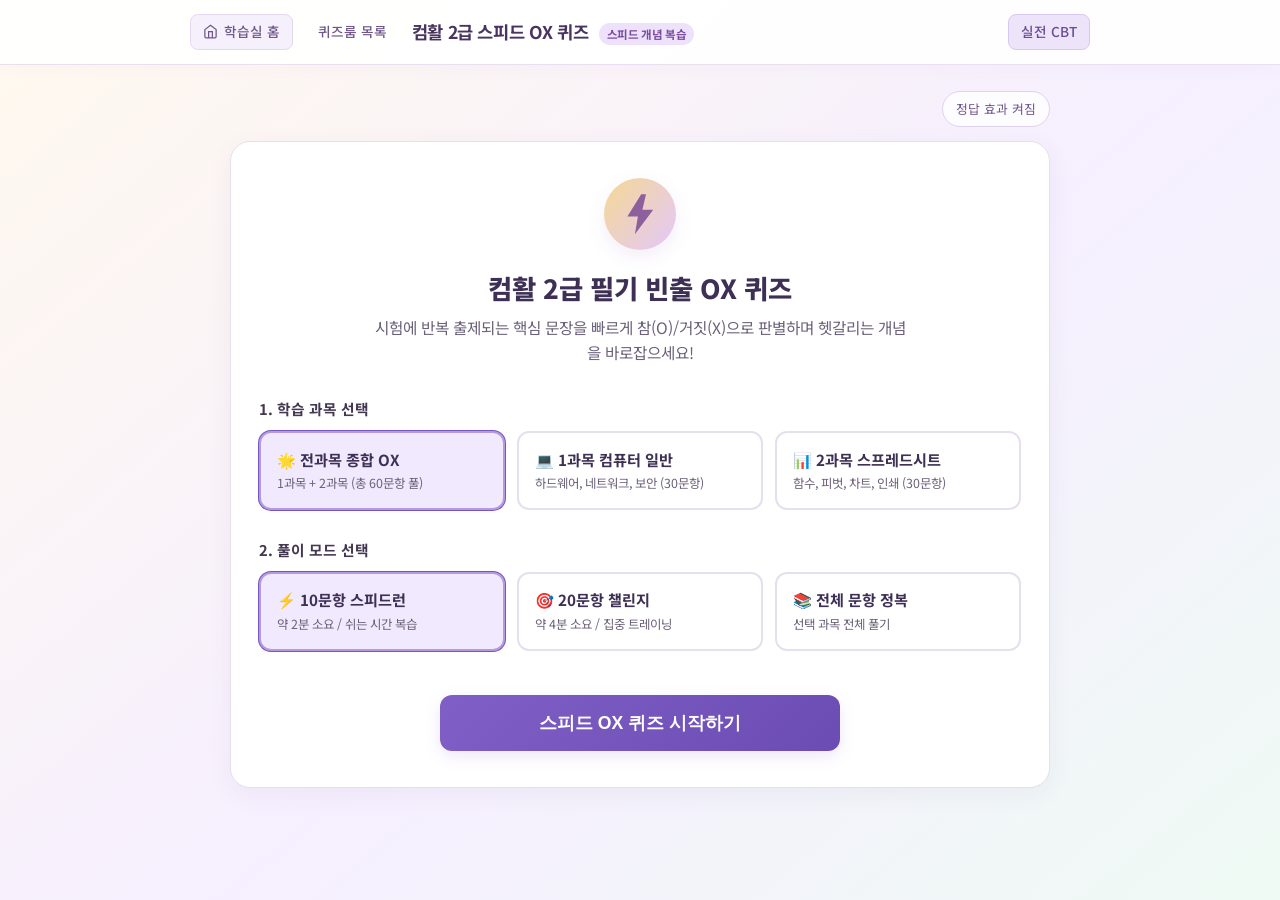
<file: quizzes/ox/index.html>
<!DOCTYPE html>
<html lang="ko">

<head>
  <meta charset="UTF-8">
  <meta name="viewport" content="width=device-width, initial-scale=1.0">
  <title>컴활 2급 필기 빈출 스피드 OX 퀴즈 - Smart Learning</title>
  <meta name="description" content="1과목 컴퓨터 일반 및 2과목 스프레드시트 일반 핵심 빈출 문항을 3초 만에 판별하는 스피드 OX 퀴즈">

  <!-- 웹 폰트 (Noto Sans KR) -->
  <link rel="preconnect" href="https://fonts.googleapis.com">
  <link rel="preconnect" href="https://fonts.gstatic.com" crossorigin>
  <link href="https://fonts.googleapis.com/css2?family=Noto+Sans+KR:wght@300;400;500;600;700;800&display=swap"
    rel="stylesheet">

  <link rel="stylesheet" href="./css/ox-style.css">
</head>

<body>
  <!-- 상단 공통 헤더 -->
  <header class="ox-header">
    <div class="header-inner">
      <div class="brand-wrap">
        <a href="../../index.html" class="btn-nav-home" title="스마트러닝 메인으로 이동">
          <svg width="15" height="15" viewBox="0 0 24 24" fill="none" stroke="currentColor" stroke-width="2">
            <path d="M3 9l9-7 9 7v11a2 2 0 0 1-2 2H5a2 2 0 0 1-2-2z"></path>
            <polyline points="9 22 9 12 15 12 15 22"></polyline>
          </svg>
          <span>학습실 홈</span>
        </a>
        <a href="../index.html" class="btn-nav-home" style="background: transparent; border-color: rgba(255,255,255,0.15);" title="퀴즈 목록으로 이동">
          <span>퀴즈룸 목록</span>
        </a>
        <h1 class="header-title">
          컴활 2급 스피드 OX 퀴즈
          <span class="badge-ox">스피드 개념 복습</span>
        </h1>
      </div>
      <div>
        <a href="../../exams/com2-cbt/index.html" class="btn-nav-home" style="background: rgba(37,99,235,0.3); border-color: rgba(96,165,250,0.5);" title="실전 CBT 모의고사 응시">
          <span>실전 CBT</span>
        </a>
      </div>
    </div>
  </header>

  <!-- 메인 인터랙티브 영역 -->
  <main class="ox-main-container">
    <!-- =======================================================================
         1. 퀴즈 설정 화면 (과목 및 문항 수 선택)
         ======================================================================= -->
    <section class="setup-card" id="screen-setup">
      <div class="setup-hero-icon">
        🎯
      </div>
      <h2 class="setup-title">컴활 2급 필기 빈출 OX 퀴즈</h2>
      <p class="setup-desc">
        시험에 반복 출제되는 핵심 문장을 빠르게 참(O)/거짓(X)으로 판별하며 헷갈리는 개념을 바로잡으세요!
      </p>

      <form id="form-setup">
        <!-- 과목 선택 -->
        <div class="option-group">
          <span class="group-label">1. 학습 과목 선택</span>
          <div class="pill-grid">
            <div>
              <input type="radio" id="sub-all" name="subject" value="all" class="choice-radio" checked>
              <label for="sub-all" class="choice-label">
                <span class="choice-title">🌟 전과목 종합 OX</span>
                <span class="choice-sub">1과목 + 2과목 (총 60문항 풀)</span>
              </label>
            </div>
            <div>
              <input type="radio" id="sub-1" name="subject" value="1" class="choice-radio">
              <label for="sub-1" class="choice-label">
                <span class="choice-title">💻 1과목 컴퓨터 일반</span>
                <span class="choice-sub">하드웨어, 네트워크, 보안 (30문항)</span>
              </label>
            </div>
            <div>
              <input type="radio" id="sub-2" name="subject" value="2" class="choice-radio">
              <label for="sub-2" class="choice-label">
                <span class="choice-title">📊 2과목 스프레드시트</span>
                <span class="choice-sub">함수, 피벗, 차트, 인쇄 (30문항)</span>
              </label>
            </div>
          </div>
        </div>

        <!-- 문항 수 선택 -->
        <div class="option-group">
          <span class="group-label">2. 풀이 모드 선택</span>
          <div class="pill-grid">
            <div>
              <input type="radio" id="cnt-10" name="count" value="10" class="choice-radio" checked>
              <label for="cnt-10" class="choice-label">
                <span class="choice-title">⚡ 10문항 스피드런</span>
                <span class="choice-sub">약 2분 소요 / 쉬는 시간 복습</span>
              </label>
            </div>
            <div>
              <input type="radio" id="cnt-20" name="count" value="20" class="choice-radio">
              <label for="cnt-20" class="choice-label">
                <span class="choice-title">🎯 20문항 챌린지</span>
                <span class="choice-sub">약 4분 소요 / 집중 트레이닝</span>
              </label>
            </div>
            <div>
              <input type="radio" id="cnt-all" name="count" value="all" class="choice-radio">
              <label for="cnt-all" class="choice-label">
                <span class="choice-title">📚 전체 문항 정복</span>
                <span class="choice-sub">선택 과목 전체 풀기</span>
              </label>
            </div>
          </div>
        </div>

        <button type="submit" class="btn-start-quiz" id="btn-start-quiz">
          <span>스피드 OX 퀴즈 시작하기</span>
        </button>
      </form>
    </section>

    <!-- =======================================================================
         2. 퀴즈 진행 화면
         ======================================================================= -->
    <section class="quiz-screen hidden" id="screen-quiz">
      <!-- 상태바 & 진행도 -->
      <div class="status-bar-card">
        <div class="progress-info">
          <span class="q-current-num" id="q-current-num">1</span>
          <span class="q-total-num" id="q-total-num">/ 10</span>
        </div>
        <div class="streak-indicator" id="streak-indicator">
          <span>🔥</span>
          <strong id="streak-count">0</strong>
          <span>연속 정답!</span>
        </div>
      </div>

      <!-- 프로그레스 바 트랙 -->
      <div class="progress-track">
        <div class="progress-fill" id="progress-fill"></div>
      </div>

      <!-- 문항 카드 -->
      <div class="statement-card" id="statement-card">
        <div class="card-top-meta">
          <span class="subject-tag" id="subject-tag">컴퓨터 일반</span>
          <span class="topic-tag" id="topic-tag">주기억장치</span>
        </div>
        <div class="statement-text" id="statement-text">
          문제를 불러오는 중입니다...
        </div>
      </div>

      <!-- 대형 O / X 선택 버튼 -->
      <div class="actions-grid">
        <button type="button" class="btn-ox btn-o" id="btn-o" aria-label="참(O) 선택">
          <span class="ox-symbol">⭕</span>
          <span class="ox-label">그렇다 (O)</span>
          <span class="ox-keyhint">단축키: O 또는 ←</span>
        </button>

        <button type="button" class="btn-ox btn-x" id="btn-x" aria-label="거짓(X) 선택">
          <span class="ox-symbol">❌</span>
          <span class="ox-label">아니다 (X)</span>
          <span class="ox-keyhint">단축키: X 또는 →</span>
        </button>
      </div>

      <!-- 실시간 정오답 피드백 박스 -->
      <div class="feedback-box" id="feedback-box">
        <div class="feedback-header">
          <div class="result-badge" id="feedback-badge">
            ⭕ 정답입니다!
          </div>
        </div>

        <!-- 오답인 경우 교정 팁 -->
        <div class="correction-banner hidden" id="correction-banner">
          <div class="correction-title">
            <span>⚠️ 핵심 오답 교정 포인트</span>
          </div>
          <div class="correction-text" id="correction-text">
            -
          </div>
        </div>

        <div class="explanation-text" id="explanation-text">
          -
        </div>

        <button type="button" class="btn-next-question" id="btn-next-question">
          <span>다음 문제 풀기 (Space)</span>
          <svg width="18" height="18" viewBox="0 0 24 24" fill="none" stroke="currentColor" stroke-width="2">
            <polyline points="9 18 15 12 9 6"></polyline>
          </svg>
        </button>
      </div>
    </section>

    <!-- =======================================================================
         3. 퀴즈 결과 화면 (성적표)
         ======================================================================= -->
    <section class="results-card hidden" id="screen-results">
      <div class="results-icon">
        🏆
      </div>
      <h2 class="results-title">OX 퀴즈를 모두 완료했습니다!</h2>
      <p class="results-desc">문항별 결과를 점검하고 틀린 문제를 복습해 보세요.</p>

      <div class="score-stats-grid">
        <div class="stat-box">
          <div class="stat-label">총 푼 문제</div>
          <div class="stat-value" id="stat-total">10</div>
        </div>
        <div class="stat-box">
          <div class="stat-label">맞힌 문제 (⭕)</div>
          <div class="stat-value green" id="stat-correct">8</div>
        </div>
        <div class="stat-box">
          <div class="stat-label">틀린 문제 (❌)</div>
          <div class="stat-value red" id="stat-wrong">2</div>
        </div>
        <div class="stat-box">
          <div class="stat-label">정답률</div>
          <div class="stat-value blue" id="stat-rate">80%</div>
        </div>
        <div class="stat-box">
          <div class="stat-label">최대 연속 정답</div>
          <div class="stat-value" id="stat-streak" style="color: #b45309;">🔥 5회</div>
        </div>
      </div>

      <!-- 오답 목록 (틀린 문제가 있을 때 노출) -->
      <div class="wrong-list-container hidden" id="wrong-list-container">
        <h3 class="wrong-list-title">
          <span>📌 틀린 문제 오답노트 & 해설</span>
        </h3>
        <div id="wrong-items-list">
          <!-- 오답 항목 동적 렌더링 -->
        </div>
      </div>

      <div class="results-actions">
        <button type="button" class="btn-res-action btn-res-retry-wrong hidden" id="btn-retry-wrong">
          <svg width="16" height="16" viewBox="0 0 24 24" fill="none" stroke="currentColor" stroke-width="2">
            <path d="M1 4v6h6"></path>
            <path d="M3.51 15a9 9 0 1 0 2.13-9.36L1 10"></path>
          </svg>
          <span>틀린 문제만 다시 풀기</span>
        </button>

        <button type="button" class="btn-res-action btn-res-restart" id="btn-restart">
          <svg width="16" height="16" viewBox="0 0 24 24" fill="none" stroke="currentColor" stroke-width="2">
            <polyline points="23 4 23 10 17 10"></polyline>
            <path d="M20.49 15a9 9 0 1 1-2.12-9.36L23 10"></path>
          </svg>
          <span>처음부터 다시 풀기</span>
        </button>

        <a href="../../index.html" class="btn-res-action btn-res-home">
          <svg width="16" height="16" viewBox="0 0 24 24" fill="none" stroke="currentColor" stroke-width="2">
            <path d="M3 9l9-7 9 7v11a2 2 0 0 1-2 2H5a2 2 0 0 1-2-2z"></path>
            <polyline points="9 22 9 12 15 12 15 22"></polyline>
          </svg>
          <span>학습실 메인으로</span>
        </a>
      </div>
    </section>
  </main>

  <!-- 문제은행 데이터 및 앱 로직 스크립트 -->
  <script src="./js/ox-questions.js"></script>
  <script src="./js/ox-app.js"></script>
</body>

</html>
</file>
<file: assets/css/main.css>
/* ==========================================================================
   Smart Learning - 통합 교육 포털 공통 스타일시트
   반응형 및 모던 에듀테크 테마
   ========================================================================== */

:root {
  /* 테마 컬러 팔레트 */
  --primary-50: #eff6ff;
  --primary-100: #dbeafe;
  --primary-200: #bfdbfe;
  --primary-500: #3b82f6;
  --primary-600: #2563eb;
  --primary-700: #1d4ed8;
  --primary-800: #1e40af;
  --primary-900: #1e3a8a;

  --navy-900: #0f172a;
  --navy-800: #1e293b;
  --navy-700: #334155;
  --slate-600: #475569;
  --slate-500: #64748b;
  --slate-400: #94a3b8;
  --slate-200: #e2e8f0;
  --slate-100: #f1f5f9;
  --slate-50: #f8fafc;

  --success-50: #ecfdf5;
  --success-500: #10b981;
  --success-600: #059669;
  --success-700: #047857;

  --amber-50: #fffbeb;
  --amber-500: #f59e0b;
  --amber-600: #d97706;

  --indigo-50: #eef2ff;
  --indigo-600: #4f46e5;

  --text-primary: #0f172a;
  --text-secondary: #475569;
  --text-muted: #64748b;
  --text-light: #94a3b8;
  --bg-body: #f8fafc;
  --bg-card: #ffffff;

  --shadow-sm: 0 1px 2px 0 rgba(0, 0, 0, 0.05);
  --shadow-md: 0 4px 6px -1px rgba(0, 0, 0, 0.08), 0 2px 4px -2px rgba(0, 0, 0, 0.05);
  --shadow-lg: 0 10px 15px -3px rgba(0, 0, 0, 0.08), 0 4px 6px -4px rgba(0, 0, 0, 0.05);
  --shadow-xl: 0 20px 25px -5px rgba(0, 0, 0, 0.1), 0 8px 10px -6px rgba(0, 0, 0, 0.05);

  --radius-sm: 0.375rem;
  --radius-md: 0.5rem;
  --radius-lg: 0.75rem;
  --radius-xl: 1rem;
  --radius-full: 9999px;

  --transition-fast: 0.15s ease;
  --transition-normal: 0.25s ease;
}

*,
*::before,
*::after {
  box-sizing: border-box;
  margin: 0;
  padding: 0;
}

html {
  scroll-behavior: smooth;
  font-size: 16px;
}

body {
  font-family: 'Noto Sans KR', -apple-system, BlinkMacSystemFont, 'Segoe UI', Roboto, Helvetica, Arial, sans-serif;
  color: var(--text-primary);
  background-color: var(--bg-body);
  line-height: 1.6;
  -webkit-font-smoothing: antialiased;
  min-height: 100vh;
  display: flex;
  flex-direction: column;
}

a {
  color: inherit;
  text-decoration: none;
}

/* ==========================================================================
   헤더 & 네비게이션
   ========================================================================== */
.site-header {
  position: sticky;
  top: 0;
  z-index: 100;
  background: rgba(15, 23, 42, 0.95);
  backdrop-filter: blur(12px);
  border-bottom: 1px solid rgba(255, 255, 255, 0.1);
  color: #ffffff;
}

.header-container {
  max-width: 1200px;
  margin: 0 auto;
  padding: 0.85rem 1.5rem;
  display: flex;
  align-items: center;
  justify-content: space-between;
}

.brand-logo {
  display: flex;
  align-items: center;
  gap: 0.75rem;
}

.brand-icon {
  width: 40px;
  height: 40px;
  border-radius: var(--radius-md);
  background: linear-gradient(135deg, #2563eb, #38bdf8);
  display: flex;
  align-items: center;
  justify-content: center;
  color: #ffffff;
  box-shadow: 0 4px 10px rgba(37, 99, 235, 0.35);
}

.brand-title {
  font-size: 1.2rem;
  font-weight: 800;
  letter-spacing: -0.02em;
  background: linear-gradient(90deg, #ffffff, #93c5fd);
  -webkit-background-clip: text;
  -webkit-text-fill-color: transparent;
}

.brand-badge {
  font-size: 0.7rem;
  font-weight: 600;
  padding: 2px 7px;
  background: rgba(59, 130, 246, 0.25);
  color: #bfdbfe;
  border-radius: var(--radius-full);
  border: 1px solid rgba(96, 165, 250, 0.3);
  margin-left: 0.35rem;
}

.nav-desktop {
  display: flex;
  align-items: center;
  gap: 0.5rem;
}

.nav-link {
  padding: 0.5rem 0.85rem;
  font-size: 0.95rem;
  font-weight: 500;
  color: #cbd5e1;
  border-radius: var(--radius-md);
  transition: all var(--transition-fast);
  display: flex;
  align-items: center;
  gap: 0.4rem;
}

.nav-link:hover,
.nav-link.active {
  color: #ffffff;
  background: rgba(255, 255, 255, 0.1);
}

.nav-cta {
  background: linear-gradient(135deg, var(--primary-600), var(--primary-700));
  color: #ffffff !important;
  font-weight: 600;
  box-shadow: 0 2px 6px rgba(37, 99, 235, 0.3);
}

.nav-cta:hover {
  background: linear-gradient(135deg, var(--primary-500), var(--primary-600)) !important;
  transform: translateY(-1px);
}

/* 모바일 메뉴 버튼 */
.mobile-menu-btn {
  display: none;
  background: transparent;
  border: none;
  color: #ffffff;
  cursor: pointer;
  padding: 0.4rem;
  border-radius: var(--radius-sm);
}

.mobile-menu-btn:focus-visible {
  outline: 2px solid var(--primary-500);
}

.mobile-nav-drawer {
  display: none;
  background: var(--navy-800);
  border-bottom: 1px solid rgba(255, 255, 255, 0.1);
  padding: 1rem 1.5rem;
}

.mobile-nav-drawer.open {
  display: block;
}

.mobile-nav-list {
  list-style: none;
  display: flex;
  flex-direction: column;
  gap: 0.5rem;
}

.mobile-nav-link {
  display: flex;
  align-items: center;
  gap: 0.6rem;
  padding: 0.75rem 1rem;
  color: #e2e8f0;
  font-size: 1rem;
  font-weight: 500;
  border-radius: var(--radius-md);
  transition: background var(--transition-fast);
}

.mobile-nav-link:hover {
  background: rgba(255, 255, 255, 0.08);
}

/* ==========================================================================
   히어로 섹션
   ========================================================================== */
.hero-section {
  background: linear-gradient(135deg, #0f172a 0%, #1e293b 60%, #1e3a8a 100%);
  color: #ffffff;
  padding: 4.5rem 1.5rem 4rem;
  position: relative;
  overflow: hidden;
}

.hero-section::after {
  content: '';
  position: absolute;
  top: -50%;
  right: -20%;
  width: 600px;
  height: 600px;
  background: radial-gradient(circle, rgba(59, 130, 246, 0.15) 0%, transparent 70%);
  border-radius: 50%;
  pointer-events: none;
}

.hero-container {
  max-width: 1200px;
  margin: 0 auto;
  position: relative;
  z-index: 2;
}

.hero-pill {
  display: inline-flex;
  align-items: center;
  gap: 0.5rem;
  padding: 0.35rem 0.9rem;
  background: rgba(255, 255, 255, 0.12);
  border: 1px solid rgba(255, 255, 255, 0.2);
  border-radius: var(--radius-full);
  font-size: 0.85rem;
  font-weight: 500;
  color: #bfdbfe;
  margin-bottom: 1.25rem;
}

.hero-title {
  font-size: 2.5rem;
  font-weight: 800;
  line-height: 1.25;
  letter-spacing: -0.03em;
  margin-bottom: 1.25rem;
  max-width: 800px;
}

.hero-title .highlight {
  background: linear-gradient(120deg, #60a5fa, #38bdf8);
  -webkit-background-clip: text;
  -webkit-text-fill-color: transparent;
}

.hero-desc {
  font-size: 1.15rem;
  color: #cbd5e1;
  max-width: 720px;
  line-height: 1.7;
  margin-bottom: 2rem;
  font-weight: 300;
}

.hero-actions {
  display: flex;
  flex-wrap: wrap;
  gap: 1rem;
  margin-bottom: 2.5rem;
}

.btn-primary-hero {
  display: inline-flex;
  align-items: center;
  gap: 0.6rem;
  padding: 0.9rem 1.8rem;
  background: linear-gradient(135deg, #2563eb, #1d4ed8);
  color: #ffffff;
  font-size: 1.05rem;
  font-weight: 700;
  border-radius: var(--radius-lg);
  box-shadow: 0 4px 15px rgba(37, 99, 235, 0.4);
  transition: all var(--transition-fast);
}

.btn-primary-hero:hover {
  background: linear-gradient(135deg, #3b82f6, #2563eb);
  transform: translateY(-2px);
  box-shadow: 0 6px 20px rgba(37, 99, 235, 0.5);
}

.btn-secondary-hero {
  display: inline-flex;
  align-items: center;
  gap: 0.5rem;
  padding: 0.9rem 1.6rem;
  background: rgba(255, 255, 255, 0.1);
  color: #ffffff;
  font-size: 1.05rem;
  font-weight: 600;
  border-radius: var(--radius-lg);
  border: 1px solid rgba(255, 255, 255, 0.2);
  transition: all var(--transition-fast);
}

.btn-secondary-hero:hover {
  background: rgba(255, 255, 255, 0.2);
}

/* 주요 특징 뱃지 바 */
.hero-features {
  display: grid;
  grid-template-columns: repeat(auto-fit, minmax(240px, 1fr));
  gap: 1rem;
  padding-top: 1.75rem;
  border-top: 1px solid rgba(255, 255, 255, 0.15);
}

.feature-item {
  display: flex;
  align-items: center;
  gap: 0.75rem;
  color: #e2e8f0;
}

.feature-icon-wrapper {
  width: 36px;
  height: 36px;
  border-radius: var(--radius-md);
  background: rgba(255, 255, 255, 0.1);
  display: flex;
  align-items: center;
  justify-content: center;
  color: #60a5fa;
  flex-shrink: 0;
}

.feature-text strong {
  display: block;
  font-size: 0.95rem;
  color: #ffffff;
}

.feature-text span {
  font-size: 0.82rem;
  color: #94a3b8;
}

/* ==========================================================================
   필터 & 메인 콘텐츠 레이아웃
   ========================================================================== */
.main-wrapper {
  max-width: 1200px;
  margin: 0 auto;
  padding: 3rem 1.5rem;
  width: 100%;
  flex: 1;
}

/* 필터 탭 네비게이션 */
.filter-container {
  display: flex;
  align-items: center;
  justify-content: space-between;
  gap: 1rem;
  margin-bottom: 2.5rem;
  flex-wrap: wrap;
  padding-bottom: 1.25rem;
  border-bottom: 1px solid var(--slate-200);
}

.filter-tabs {
  display: flex;
  gap: 0.5rem;
  flex-wrap: wrap;
}

.filter-btn {
  display: inline-flex;
  align-items: center;
  gap: 0.4rem;
  padding: 0.6rem 1.1rem;
  font-size: 0.92rem;
  font-weight: 600;
  border-radius: var(--radius-full);
  border: 1px solid var(--slate-200);
  background: #ffffff;
  color: var(--text-secondary);
  cursor: pointer;
  transition: all var(--transition-fast);
}

.filter-btn:hover {
  border-color: var(--primary-500);
  color: var(--primary-600);
}

.filter-btn.active {
  background: var(--navy-900);
  color: #ffffff;
  border-color: var(--navy-900);
  box-shadow: var(--shadow-sm);
}

.filter-info {
  font-size: 0.9rem;
  color: var(--text-muted);
}

/* ==========================================================================
   카테고리 섹션 및 카드 그리드
   ========================================================================== */
.category-section {
  margin-bottom: 3.5rem;
}

.section-header {
  display: flex;
  align-items: flex-end;
  justify-content: space-between;
  margin-bottom: 1.5rem;
}

.section-title-wrap {
  display: flex;
  align-items: center;
  gap: 0.6rem;
}

.section-badge {
  font-size: 0.78rem;
  font-weight: 700;
  padding: 3px 10px;
  border-radius: var(--radius-full);
  letter-spacing: 0.04em;
  text-transform: uppercase;
}

.badge-exams {
  background: #eff6ff;
  color: #1d4ed8;
  border: 1px solid #bfdbfe;
}

.badge-quizzes {
  background: #fdf2f8;
  color: #be185d;
  border: 1px solid #fbcfe8;
}

.badge-practice {
  background: #ecfdf5;
  color: #047857;
  border: 1px solid #a7f3d0;
}

.badge-materials {
  background: #fffbeb;
  color: #b45309;
  border: 1px solid #fde68a;
}

.section-title {
  font-size: 1.5rem;
  font-weight: 800;
  color: var(--text-primary);
  letter-spacing: -0.02em;
}

.section-desc {
  font-size: 0.95rem;
  color: var(--text-muted);
  margin-top: 0.25rem;
}

.cards-grid {
  display: grid;
  grid-template-columns: repeat(auto-fill, minmax(340px, 1fr));
  gap: 1.5rem;
}

/* 개별 학습 카드 */
.learning-card {
  background: var(--bg-card);
  border-radius: var(--radius-xl);
  border: 1px solid var(--slate-200);
  padding: 1.5rem;
  display: flex;
  flex-direction: column;
  justify-content: space-between;
  box-shadow: var(--shadow-sm);
  transition: all var(--transition-normal);
  position: relative;
  overflow: hidden;
}

.learning-card:hover {
  transform: translateY(-4px);
  box-shadow: var(--shadow-lg);
  border-color: #cbd5e1;
}

/* 상태별 스타일 */
.learning-card.active-card {
  border-color: var(--primary-200);
  background: linear-gradient(180deg, #ffffff 0%, #f8faff 100%);
}

.learning-card.active-card:hover {
  border-color: var(--primary-500);
  box-shadow: 0 12px 24px -6px rgba(37, 99, 235, 0.15);
}

.learning-card.pending-card {
  opacity: 0.88;
  background: #fafafa;
}

.learning-card.pending-card:hover {
  opacity: 1;
}

/* 카드 상단 */
.card-header-row {
  display: flex;
  align-items: flex-start;
  justify-content: space-between;
  gap: 0.75rem;
  margin-bottom: 1rem;
}

.card-icon {
  width: 48px;
  height: 48px;
  border-radius: var(--radius-lg);
  display: flex;
  align-items: center;
  justify-content: center;
  font-size: 1.5rem;
  flex-shrink: 0;
}

.icon-blue {
  background: #eff6ff;
  color: #2563eb;
}

.icon-emerald {
  background: #ecfdf5;
  color: #059669;
}

.icon-pink {
  background: #fdf2f8;
  color: #db2777;
}

.icon-amber {
  background: #fffbeb;
  color: #d97706;
}

.icon-slate {
  background: #f1f5f9;
  color: #475569;
}

.card-status-pill {
  font-size: 0.75rem;
  font-weight: 700;
  padding: 3px 10px;
  border-radius: var(--radius-full);
  display: inline-flex;
  align-items: center;
  gap: 0.35rem;
}

.status-active {
  background: var(--success-50);
  color: var(--success-700);
  border: 1px solid #a7f3d0;
}

.status-active::before {
  content: '';
  width: 6px;
  height: 6px;
  background: var(--success-500);
  border-radius: 50%;
  animation: pulse-dot 1.8s infinite;
}

@keyframes pulse-dot {
  0%, 100% { transform: scale(1); opacity: 1; }
  50% { transform: scale(1.4); opacity: 0.5; }
}

.status-pending {
  background: #f1f5f9;
  color: #64748b;
  border: 1px solid #e2e8f0;
}

/* 카드 본문 */
.card-body {
  margin-bottom: 1.25rem;
}

.card-subject {
  font-size: 0.8rem;
  font-weight: 600;
  color: var(--primary-600);
  text-transform: uppercase;
  margin-bottom: 0.35rem;
  letter-spacing: 0.02em;
}

.card-title {
  font-size: 1.2rem;
  font-weight: 700;
  color: var(--text-primary);
  margin-bottom: 0.5rem;
  line-height: 1.4;
  letter-spacing: -0.01em;
}

.card-description {
  font-size: 0.9rem;
  color: var(--text-secondary);
  line-height: 1.6;
  margin-bottom: 1rem;
}

.card-meta-list {
  display: flex;
  flex-wrap: wrap;
  gap: 0.5rem;
  margin-top: 0.5rem;
}

.meta-chip {
  font-size: 0.78rem;
  color: var(--slate-600);
  background: var(--slate-100);
  padding: 2px 8px;
  border-radius: var(--radius-sm);
  display: inline-flex;
  align-items: center;
  gap: 0.25rem;
}

/* 카드 하단 액션 */
.card-footer {
  padding-top: 1rem;
  border-top: 1px solid var(--slate-100);
  display: flex;
  align-items: center;
  justify-content: space-between;
}

.btn-card-start {
  display: inline-flex;
  align-items: center;
  justify-content: center;
  gap: 0.4rem;
  width: 100%;
  padding: 0.75rem 1.25rem;
  background: var(--primary-600);
  color: #ffffff;
  font-size: 0.95rem;
  font-weight: 600;
  border-radius: var(--radius-lg);
  border: none;
  cursor: pointer;
  transition: all var(--transition-fast);
}

.btn-card-start:hover {
  background: var(--primary-700);
  transform: translateY(-1px);
}

.btn-card-pending {
  display: inline-flex;
  align-items: center;
  justify-content: center;
  gap: 0.4rem;
  width: 100%;
  padding: 0.75rem 1.25rem;
  background: #f1f5f9;
  color: #64748b;
  font-size: 0.92rem;
  font-weight: 600;
  border-radius: var(--radius-lg);
  border: 1px solid #e2e8f0;
  cursor: pointer;
  transition: all var(--transition-fast);
}

.btn-card-pending:hover {
  background: #e2e8f0;
  color: #334155;
}

/* ==========================================================================
   알림 모달 (준비 중 모달)
   ========================================================================== */
.modal-overlay {
  position: fixed;
  inset: 0;
  background: rgba(15, 23, 42, 0.6);
  backdrop-filter: blur(4px);
  display: flex;
  align-items: center;
  justify-content: center;
  z-index: 1000;
  padding: 1.5rem;
  opacity: 0;
  visibility: hidden;
  transition: all var(--transition-normal);
}

.modal-overlay.open {
  opacity: 1;
  visibility: visible;
}

.modal-dialog {
  background: #ffffff;
  border-radius: var(--radius-xl);
  max-width: 460px;
  width: 100%;
  padding: 2rem;
  box-shadow: var(--shadow-xl);
  text-align: center;
  transform: scale(0.95);
  transition: transform var(--transition-normal);
}

.modal-overlay.open .modal-dialog {
  transform: scale(1);
}

.modal-icon-badge {
  width: 64px;
  height: 64px;
  margin: 0 auto 1.25rem;
  border-radius: 50%;
  background: #fffbeb;
  display: flex;
  align-items: center;
  justify-content: center;
  font-size: 2rem;
  color: #d97706;
}

.modal-title {
  font-size: 1.35rem;
  font-weight: 800;
  color: var(--text-primary);
  margin-bottom: 0.75rem;
}

.modal-desc {
  font-size: 0.95rem;
  color: var(--text-secondary);
  line-height: 1.6;
  margin-bottom: 1.75rem;
}

.modal-close-btn {
  width: 100%;
  padding: 0.8rem;
  background: var(--navy-900);
  color: #ffffff;
  border-radius: var(--radius-lg);
  font-size: 1rem;
  font-weight: 600;
  border: none;
  cursor: pointer;
  transition: background var(--transition-fast);
}

.modal-close-btn:hover {
  background: var(--navy-800);
}

/* ==========================================================================
   푸터
   ========================================================================== */
.site-footer {
  background: var(--navy-900);
  color: #94a3b8;
  padding: 3rem 1.5rem 2rem;
  margin-top: auto;
  border-top: 1px solid rgba(255, 255, 255, 0.08);
}

.footer-container {
  max-width: 1200px;
  margin: 0 auto;
}

.footer-top {
  display: flex;
  justify-content: space-between;
  align-items: flex-start;
  flex-wrap: wrap;
  gap: 2rem;
  padding-bottom: 2rem;
  border-bottom: 1px solid rgba(255, 255, 255, 0.1);
}

.footer-brand {
  max-width: 380px;
}

.footer-brand-title {
  font-size: 1.15rem;
  font-weight: 700;
  color: #ffffff;
  margin-bottom: 0.5rem;
  display: flex;
  align-items: center;
  gap: 0.5rem;
}

.footer-brand-desc {
  font-size: 0.88rem;
  line-height: 1.6;
}

.footer-links-group {
  display: flex;
  gap: 3rem;
  flex-wrap: wrap;
}

.footer-col-title {
  font-size: 0.85rem;
  font-weight: 700;
  color: #ffffff;
  text-transform: uppercase;
  letter-spacing: 0.05em;
  margin-bottom: 0.85rem;
}

.footer-links {
  list-style: none;
  display: flex;
  flex-direction: column;
  gap: 0.5rem;
}

.footer-link {
  font-size: 0.88rem;
  color: #94a3b8;
  transition: color var(--transition-fast);
}

.footer-link:hover {
  color: #ffffff;
}

.footer-bottom {
  padding-top: 1.5rem;
  display: flex;
  justify-content: space-between;
  align-items: center;
  flex-wrap: wrap;
  gap: 1rem;
  font-size: 0.82rem;
}

/* ==========================================================================
   서브 페이지 전용 공통 레이아웃 (quizzes, practice, materials 안내 페이지)
   ========================================================================== */
.subpage-hero {
  background: linear-gradient(135deg, var(--navy-900), var(--navy-800));
  color: #ffffff;
  padding: 3rem 1.5rem;
  text-align: center;
}

.subpage-back {
  display: inline-flex;
  align-items: center;
  gap: 0.4rem;
  font-size: 0.9rem;
  color: #93c5fd;
  margin-bottom: 1rem;
  font-weight: 500;
}

.subpage-back:hover {
  color: #ffffff;
  text-decoration: underline;
}

.placeholder-box {
  background: #ffffff;
  border: 2px dashed var(--slate-200);
  border-radius: var(--radius-xl);
  padding: 3.5rem 1.5rem;
  text-align: center;
  max-width: 600px;
  margin: 2rem auto;
}

.placeholder-icon {
  font-size: 3rem;
  margin-bottom: 1rem;
}

.placeholder-title {
  font-size: 1.35rem;
  font-weight: 700;
  color: var(--text-primary);
  margin-bottom: 0.5rem;
}

.placeholder-text {
  font-size: 0.95rem;
  color: var(--text-secondary);
  line-height: 1.6;
  margin-bottom: 1.5rem;
}

/* ==========================================================================
   반응형 미디어 쿼리
   ========================================================================== */
@media (max-width: 900px) {
  .hero-title {
    font-size: 2rem;
  }

  .cards-grid {
    grid-template-columns: repeat(auto-fill, minmax(280px, 1fr));
  }
}

@media (max-width: 768px) {
  .nav-desktop {
    display: none;
  }

  .mobile-menu-btn {
    display: block;
  }

  .hero-section {
    padding: 3rem 1.25rem 2.5rem;
  }

  .hero-title {
    font-size: 1.75rem;
  }

  .hero-desc {
    font-size: 1rem;
  }

  .filter-container {
    flex-direction: column;
    align-items: flex-start;
  }

  .cards-grid {
    grid-template-columns: 1fr;
  }

  .footer-top {
    flex-direction: column;
    gap: 1.5rem;
  }

  .footer-links-group {
    gap: 1.5rem;
  }
}


/* 밝은 학습실 테마: 라벤더 · 민트 · 크림 */
:root {
  --primary-50: #f5f1ff; --primary-100: #e9e1ff; --primary-200: #d6c8fa;
  --primary-500: #8067db; --primary-600: #6950c5; --primary-700: #5740aa;
  --primary-800: #493589; --primary-900: #392967;
  --text-primary: #332d48; --text-secondary: #625c73; --text-muted: #706981;
  --bg-body: #fcfbf8; --bg-card: #fff;
  --radius-lg: 18px; --radius-xl: 24px;
  --shadow-md: 0 6px 22px rgba(83, 65, 119, .07);
  --shadow-lg: 0 12px 32px rgba(83, 65, 119, .10);
}
body { background: #fcfbf8; }
.site-header { background: rgba(255,255,255,.96); color: #41365b; border-bottom: 1px solid #ebe5f4; box-shadow: 0 3px 16px #6950c508; }
.brand-icon { background: linear-gradient(140deg,#8c6cda,#62b9ae); box-shadow: 0 4px 12px #8067db25; border-radius: 13px; }
.brand-title { background: none; -webkit-text-fill-color: #493869; color: #493869; }
.brand-badge { color: #6750ab; background: #f1eaff; border-color: #e2d7f7; }
.nav-link { color: #685e7d; }
.nav-link:hover, .nav-link.active { background: #f3edff; color: #5e43af; }
.nav-link.nav-cta { color: #fff; }
.mobile-menu-btn { color: #5d4d79; }
.mobile-nav-drawer { background: #fff; border-color: #ece5f5; }
.mobile-nav-link { color: #55476b; }
.mobile-nav-link:hover { background: #f4efff; }
.hero-section, .subpage-hero { background: linear-gradient(115deg,#f2ecff 0%,#e9f9f2 58%,#fff4dc 100%); color: #352c4d; border-bottom: 1px solid #e6e9df; }
.hero-section::after { background: radial-gradient(circle,#c7b6f34d 0%,transparent 68%); }
.hero-pill { background: #ffffffc7; color: #65509b; border-color: #ddd5ed; }
.hero-title { color: #392f52; }
.hero-title .highlight { background: linear-gradient(110deg,#7454bc,#187e73); -webkit-background-clip: text; -webkit-text-fill-color: transparent; }
.hero-desc { color: #655e74; font-weight: 400; }
.btn-primary-hero { background: linear-gradient(135deg,#8063d3,#6750bd); box-shadow: 0 6px 18px #7552c72b; }
.btn-primary-hero:hover { background: #6044b4; }
.btn-secondary-hero { background: #ffffffdc; color: #5b468c; border-color: #dcd0f0; }
.btn-secondary-hero:hover { background: #fff; border-color: #a48bcf; }
.hero-features { border-top-color: #dce4dd; }
.feature-item { color: #625875; }
.feature-icon-wrapper { background: #ffffffbe; color: #7160b0; }
.feature-text strong { color: #433858; }
.feature-text span { color: #706781; }
.filter-btn.active { background: #7356c4; border-color: #7356c4; }
.learning-card { border-color: #e9e3f0; box-shadow: 0 4px 18px #59427908; }
.learning-card.active-card { border-color: #d7c7f0; background: linear-gradient(155deg,#fff,#fbf8ff); }
.learning-card.active-card:hover { border-color: #a88bd7; box-shadow: 0 12px 28px #7454bc1a; }
.section-title, .card-title { color: #3e3553; }
.subpage-back { color: #685098; }
.subpage-back:hover { color: #4b327e; }
.site-footer { background: #f2edf8; color: #6a617a; border-top: 1px solid #e5dced; }
.footer-top { border-bottom-color: #ded5e8; }
.footer-brand-title, .footer-col-title { color: #514365; }
.footer-link { color: #6c607d; }
.footer-link:hover { color: #6043a3; }
button:focus-visible, a:focus-visible { outline: 3px solid #9d81d7; outline-offset: 3px; }
@media (prefers-reduced-motion: reduce) {
  html { scroll-behavior: auto; }
  *, *::before, *::after { transition-duration: .01ms !important; animation-duration: .01ms !important; animation-iteration-count: 1 !important; }
}
</file>
<file: exams/com2-cbt/css/style.css>
/* ==========================================================================
   컴퓨터활용능력 2급 필기 CBT 모의고사 스타일시트
   테마: 신뢰감 있는 딥 네이비 & 오션 블루 (Online CBT Exam Standard)
   ========================================================================== */

:root {
  /* 네이비 & 블루 팔레트 */
  --navy-900: #0a1128;
  --navy-800: #0f172a;
  --navy-700: #1e293b;
  --navy-600: #334155;
  --navy-500: #475569;

  --blue-600: #2563eb;
  --blue-700: #1d4ed8;
  --blue-500: #3b82f6;
  --blue-100: #dbeafe;
  --blue-50: #eff6ff;

  --teal-600: #0d9488;
  --teal-50: #f0fdfa;

  /* 피드백 및 상태 색상 */
  --success-600: #16a34a;
  --success-700: #15803d;
  --success-50: #f0fdf4;
  --success-border: #bbf7d0;

  --danger-600: #dc2626;
  --danger-700: #b91c1c;
  --danger-50: #fef2f2;
  --danger-border: #fecaca;

  --warning-600: #d97706;
  --warning-50: #fffbeb;
  --warning-border: #fde68a;

  /* 배경 & 경계선 */
  --bg-page: #f8fafc;
  --bg-card: #ffffff;
  --border-light: #e2e8f0;
  --border-medium: #cbd5e1;
  --text-main: #0f172a;
  --text-muted: #64748b;
  --text-inverse: #ffffff;

  /* 섀도우 & 곡률 */
  --shadow-sm: 0 1px 2px 0 rgba(0, 0, 0, 0.05);
  --shadow-md: 0 4px 6px -1px rgba(0, 0, 0, 0.1), 0 2px 4px -2px rgba(0, 0, 0, 0.05);
  --shadow-lg: 0 10px 15px -3px rgba(0, 0, 0, 0.1), 0 4px 6px -4px rgba(0, 0, 0, 0.05);
  --radius-sm: 6px;
  --radius-md: 10px;
  --radius-lg: 16px;
  --radius-full: 9999px;

  /* 트랜지션 */
  --transition-fast: 0.15s ease;
  --transition-normal: 0.25s ease;
}

/* 리셋 & 기본 설정 */
*,
*::before,
*::after {
  box-sizing: border-box;
  margin: 0;
  padding: 0;
}

body {
  font-family: 'Noto Sans KR', -apple-system, BlinkMacSystemFont, "Segoe UI", Roboto, sans-serif;
  background-color: var(--bg-page);
  color: var(--text-main);
  line-height: 1.6;
  -webkit-font-smoothing: antialiased;
  min-height: 100vh;
  display: flex;
  flex-direction: column;
}

/* 유틸리티 */
.hidden {
  display: none !important;
}

.text-success {
  color: var(--success-600) !important;
}

.text-danger {
  color: var(--danger-600) !important;
}

/* ==========================================================================
   상단 공통 헤더
   ========================================================================== */
.app-header {
  background: linear-gradient(135deg, var(--navy-900) 0%, var(--navy-800) 100%);
  color: var(--text-inverse);
  padding: 0.85rem 1.5rem;
  box-shadow: 0 2px 10px rgba(0, 0, 0, 0.15);
  position: sticky;
  top: 0;
  z-index: 50;
}

.header-container {
  max-width: 1280px;
  margin: 0 auto;
  display: flex;
  align-items: center;
  justify-content: space-between;
  gap: 1rem;
}

.brand-area {
  display: flex;
  align-items: center;
  gap: 0.75rem;
}

.btn-home-link {
  display: inline-flex;
  align-items: center;
  gap: 0.4rem;
  padding: 0.4rem 0.75rem;
  border-radius: var(--radius-md);
  background: rgba(255, 255, 255, 0.12);
  color: #e2e8f0;
  text-decoration: none;
  font-size: 0.85rem;
  font-weight: 500;
  border: 1px solid rgba(255, 255, 255, 0.18);
  transition: all var(--transition-fast);
}

.btn-home-link:hover {
  background: rgba(255, 255, 255, 0.22);
  color: #ffffff;
  transform: translateY(-1px);
}

.brand-icon {
  width: 40px;
  height: 40px;
  background: linear-gradient(135deg, var(--blue-600), #38bdf8);
  border-radius: var(--radius-md);
  display: flex;
  align-items: center;
  justify-content: center;
  color: white;
  flex-shrink: 0;
}

.brand-title {
  font-size: 1.15rem;
  font-weight: 700;
  letter-spacing: -0.02em;
  margin: 0;
}

.exam-badge {
  display: inline-block;
  font-size: 0.72rem;
  background: rgba(255, 255, 255, 0.16);
  color: #bfdbfe;
  padding: 2px 8px;
  border-radius: var(--radius-full);
  font-weight: 500;
}

/* 시험 중 헤더 컨트롤 */
.header-controls {
  display: flex;
  align-items: center;
  gap: 1rem;
}

.candidate-tag {
  background: rgba(255, 255, 255, 0.12);
  padding: 6px 14px;
  border-radius: var(--radius-full);
  font-size: 0.88rem;
  display: flex;
  align-items: center;
  gap: 6px;
}

.candidate-tag .tag-label {
  color: #94a3b8;
}

.timer-box {
  display: flex;
  align-items: center;
  gap: 8px;
  background: #030712;
  border: 1px solid #374151;
  padding: 5px 14px;
  border-radius: var(--radius-md);
}

.timer-icon {
  font-size: 1.1rem;
}

.timer-content {
  display: flex;
  flex-direction: column;
  line-height: 1.1;
}

.timer-caption {
  font-size: 0.65rem;
  color: #9ca3af;
  text-transform: uppercase;
}

.timer-digits {
  font-family: 'JetBrains Mono', monospace;
  font-size: 1.25rem;
  font-weight: 700;
  color: #38bdf8;
  letter-spacing: 1px;
}

/* 남은 시간 5분 미만 긴급 상태 */
.timer-box.timer-warning {
  border-color: #ef4444;
  animation: pulse-border 1.5s infinite;
}

.timer-box.timer-warning .timer-digits {
  color: #f87171;
}

@keyframes pulse-border {
  0% {
    box-shadow: 0 0 0 0 rgba(239, 68, 68, 0.4);
  }

  70% {
    box-shadow: 0 0 0 6px rgba(239, 68, 68, 0);
  }

  100% {
    box-shadow: 0 0 0 0 rgba(239, 68, 68, 0);
  }
}

/* ==========================================================================
   메인 레이아웃 및 화면 전환
   ========================================================================= */
.main-wrapper {
  flex: 1;
  width: 100%;
  max-width: 1280px;
  margin: 0 auto;
  padding: 1.5rem 1rem 3rem;
}

.screen-view {
  display: none;
  animation: fadeIn 0.25s ease-out;
}

.screen-view.active {
  display: block;
}

@keyframes fadeIn {
  from {
    opacity: 0;
    transform: translateY(6px);
  }

  to {
    opacity: 1;
    transform: translateY(0);
  }
}

/* 버튼 컴포넌트 */
.btn {
  display: inline-flex;
  align-items: center;
  justify-content: center;
  gap: 0.5rem;
  font-family: inherit;
  font-weight: 600;
  border-radius: var(--radius-md);
  border: 1px solid transparent;
  padding: 0.65rem 1.25rem;
  font-size: 0.95rem;
  cursor: pointer;
  transition: all var(--transition-fast);
  text-decoration: none;
  line-height: 1.2;
}

.btn:active {
  transform: scale(0.98);
}

.btn-primary {
  background-color: var(--blue-600);
  color: white;
  box-shadow: 0 2px 4px rgba(37, 99, 235, 0.25);
}

.btn-primary:hover {
  background-color: var(--blue-700);
}

.btn-secondary {
  background-color: #f1f5f9;
  color: var(--navy-700);
  border-color: var(--border-medium);
}

.btn-secondary:hover {
  background-color: #e2e8f0;
}

.btn-danger {
  background-color: var(--danger-600);
  color: white;
}

.btn-danger:hover {
  background-color: var(--danger-700);
}

.btn-outline-warning {
  background-color: white;
  border-color: var(--warning-600);
  color: var(--warning-600);
}

.btn-outline-warning:hover {
  background-color: var(--warning-50);
}

.btn-lg {
  padding: 0.85rem 1.75rem;
  font-size: 1.05rem;
}

.btn-sm {
  padding: 0.4rem 0.85rem;
  font-size: 0.85rem;
}

.btn-block {
  width: 100%;
}

.btn-text {
  background: none;
  border: none;
  font-size: 0.88rem;
  cursor: pointer;
  color: var(--blue-600);
}

.btn-text.danger {
  color: var(--danger-600);
}

.btn-text:hover {
  text-decoration: underline;
}

/* ==========================================================================
   화면 1 : 시작 화면 (Screen Start)
   ========================================================================== */
.start-card {
  max-width: 860px;
  margin: 0 auto;
  background: var(--bg-card);
  border-radius: var(--radius-lg);
  border: 1px solid var(--border-light);
  box-shadow: var(--shadow-md);
  overflow: hidden;
}

.start-banner {
  background: linear-gradient(135deg, #1e3a8a 0%, #1e40af 60%, #0369a1 100%);
  color: white;
  padding: 2.25rem 2rem;
  text-align: center;
}

.notice-badge {
  display: inline-block;
  background: rgba(255, 255, 255, 0.2);
  color: #e0f2fe;
  font-size: 0.8rem;
  font-weight: 600;
  padding: 4px 12px;
  border-radius: var(--radius-full);
  margin-bottom: 0.8rem;
}

.start-banner h2 {
  font-size: 1.85rem;
  font-weight: 800;
  margin-bottom: 0.6rem;
  letter-spacing: -0.03em;
}

.start-desc {
  font-size: 0.98rem;
  color: #bfdbfe;
  max-width: 650px;
  margin: 0 auto;
}

/* 안내 그리드 */
.info-grid {
  display: grid;
  grid-template-columns: repeat(4, 1fr);
  gap: 1rem;
  padding: 1.5rem 1rem;
  background: #f8fafc;
  border-bottom: 1px solid var(--border-light);
}

.info-item {
  display: flex;
  align-items: center;
  gap: 0.75rem;
}

.info-item-icon {
  font-size: 1.6rem;
}

.info-item-content strong {
  display: block;
  font-size: 0.95rem;
  color: var(--navy-800);
}

.info-item-content span {
  font-size: 0.73rem;
  color: var(--text-muted);
}

/* 등록 폼 */
.registration-box {
  padding: 2rem;
}

.section-title {
  font-size: 1.25rem;
  font-weight: 700;
  color: var(--navy-800);
  margin-bottom: 0.5rem;
}

.privacy-note {
  font-size: 0.85rem;
  color: var(--text-muted);
  background: #f1f5f9;
  padding: 0.6rem 1rem;
  border-radius: var(--radius-sm);
  margin-bottom: 1.5rem;
  border-left: 3px solid var(--blue-600);
}

.form-row {
  display: grid;
  grid-template-columns: 1fr 1fr;
  gap: 1.25rem;
  margin-bottom: 1.5rem;
}

.form-group label {
  display: block;
  font-size: 0.92rem;
  font-weight: 600;
  margin-bottom: 0.4rem;
  color: var(--navy-700);
}

.form-group .required {
  color: var(--danger-600);
}

.form-group input {
  width: 100%;
  padding: 0.75rem 1rem;
  border: 1.5px solid var(--border-medium);
  border-radius: var(--radius-md);
  font-size: 1rem;
  font-family: inherit;
  transition: border-color var(--transition-fast);
}

.form-group input:focus {
  outline: none;
  border-color: var(--blue-600);
  box-shadow: 0 0 0 3px rgba(37, 99, 235, 0.15);
}

.exam-tips-box {
  background: var(--blue-50);
  border: 1px solid var(--blue-100);
  border-radius: var(--radius-md);
  padding: 1.25rem;
  margin-bottom: 1.75rem;
}

.exam-tips-box h4 {
  color: var(--navy-800);
  font-size: 0.95rem;
  margin-bottom: 0.6rem;
}

.exam-tips-box ul {
  padding-left: 1.2rem;
  font-size: 0.88rem;
  color: var(--navy-700);
}

.exam-tips-box li {
  margin-bottom: 0.35rem;
}

.start-btn-group {
  text-align: center;
}

.start-btn-group .btn {
  min-width: 280px;
}

.btn-arrow {
  font-size: 1.2rem;
  transition: transform var(--transition-fast);
}

.start-btn-group .btn:hover .btn-arrow {
  transform: translateX(4px);
}

/* 응시 기록 카드 */
.history-card {
  padding: 1.75rem 2rem 2rem;
  background: #ffffff;
  border-top: 1px solid var(--border-light);
}

.history-header {
  display: flex;
  justify-content: space-between;
  align-items: center;
  margin-bottom: 1rem;
}

.history-table-wrapper {
  overflow-x: auto;
}

.history-table {
  width: 100%;
  border-collapse: collapse;
  font-size: 0.88rem;
}

.history-table th,
.history-table td {
  padding: 0.65rem 0.85rem;
  text-align: center;
  border-bottom: 1px solid var(--border-light);
}

.history-table th {
  background: #f8fafc;
  font-weight: 600;
  color: var(--navy-700);
}

.empty-history {
  text-align: center;
  padding: 2rem 1rem;
  color: var(--text-muted);
  font-size: 0.9rem;
}

/* ==========================================================================
   화면 2 : 문제 풀이 화면 (Screen Exam)
   ========================================================================== */
.exam-layout {
  display: flex;
  gap: 1.5rem;
  align-items: flex-start;
}

.exam-content-area {
  flex: 1;
  min-width: 0;
}

/* 상단 툴바 */
.exam-toolbar {
  background: var(--bg-card);
  padding: 0.85rem 1.25rem;
  border-radius: var(--radius-md);
  border: 1px solid var(--border-light);
  margin-bottom: 1.25rem;
  display: flex;
  flex-wrap: wrap;
  align-items: center;
  justify-content: space-between;
  gap: 1rem;
}

.subject-tabs {
  display: flex;
  gap: 0.5rem;
}

.sub-tab {
  background: #f1f5f9;
  border: 1px solid var(--border-light);
  padding: 6px 12px;
  border-radius: var(--radius-full);
  font-size: 0.82rem;
  font-weight: 600;
  color: var(--navy-600);
  cursor: pointer;
  transition: all var(--transition-fast);
}

.sub-tab:hover {
  background: #e2e8f0;
}

.sub-tab.active {
  background: var(--navy-800);
  color: white;
  border-color: var(--navy-800);
}

.progress-wrap {
  display: flex;
  align-items: center;
  gap: 0.75rem;
}

.progress-info {
  font-size: 0.85rem;
  color: var(--text-muted);
}

.progress-info strong {
  color: var(--blue-600);
}

.progress-bar-bg {
  width: 140px;
  height: 8px;
  background: #e2e8f0;
  border-radius: var(--radius-full);
  overflow: hidden;
}

.progress-bar-fill {
  height: 100%;
  background: linear-gradient(90deg, var(--blue-500), var(--blue-700));
  transition: width 0.3s ease;
}

/* 문제 카드 */
.question-card {
  background: var(--bg-card);
  border-radius: var(--radius-lg);
  border: 1px solid var(--border-light);
  box-shadow: var(--shadow-md);
  padding: 2rem 2.25rem;
  min-height: 480px;
  display: flex;
  flex-direction: column;
}

.q-header {
  display: flex;
  justify-content: space-between;
  align-items: center;
  margin-bottom: 1.5rem;
  padding-bottom: 1rem;
  border-bottom: 1.5px dashed var(--border-light);
}

.q-meta-left {
  display: flex;
  align-items: center;
  gap: 0.6rem;
}

.q-badge-num {
  font-size: 1.15rem;
  font-weight: 800;
  color: var(--navy-900);
  background: #e0f2fe;
  padding: 3px 10px;
  border-radius: var(--radius-sm);
}

.q-badge-subject {
  font-size: 0.85rem;
  background: #f1f5f9;
  color: var(--navy-700);
  padding: 4px 10px;
  border-radius: var(--radius-sm);
  font-weight: 600;
}

.q-badge-point {
  font-size: 0.8rem;
  color: var(--text-muted);
}

.q-status-badge {
  font-size: 0.82rem;
  font-weight: 600;
  padding: 3px 10px;
  border-radius: var(--radius-full);
  background: #fee2e2;
  color: var(--danger-600);
}

.q-status-badge.answered {
  background: #dcfce7;
  color: var(--success-700);
}

/* 문제 본문 */
.q-body {
  margin-bottom: 1.75rem;
}

.q-text {
  font-size: 1.18rem;
  font-weight: 500;
  color: var(--navy-900);
  line-height: 1.75;
  word-break: keep-all;
}

.q-codeblock {
  margin-top: 1rem;
  background: #f8fafc;
  border: 1px solid var(--border-medium);
  border-radius: var(--radius-md);
  padding: 1rem;
  font-family: 'JetBrains Mono', monospace;
  font-size: 0.95rem;
  white-space: pre-wrap;
  color: #1e293b;
}

/* 4지선다 보기 리스트 */
.q-options {
  display: flex;
  flex-direction: column;
  gap: 0.85rem;
  margin-bottom: 2rem;
  flex: 1;
}

.option-item {
  display: flex;
  align-items: flex-start;
  gap: 0.85rem;
  padding: 1rem 1.25rem;
  border: 1.5px solid var(--border-light);
  border-radius: var(--radius-md);
  background: #ffffff;
  cursor: pointer;
  transition: all var(--transition-fast);
  user-select: none;
}

.option-item:hover {
  border-color: var(--blue-500);
  background-color: var(--blue-50);
}

.option-item.selected {
  border-color: var(--blue-600);
  background-color: #eff6ff;
  box-shadow: 0 0 0 1px var(--blue-600);
}

.opt-radio {
  margin-top: 3px;
  width: 18px;
  height: 18px;
  accent-color: var(--blue-600);
  cursor: pointer;
  flex-shrink: 0;
}

.opt-num {
  display: inline-flex;
  align-items: center;
  justify-content: center;
  width: 24px;
  height: 24px;
  border-radius: 50%;
  background: #f1f5f9;
  color: var(--navy-700);
  font-size: 0.85rem;
  font-weight: 700;
  flex-shrink: 0;
  transition: all var(--transition-fast);
}

.option-item.selected .opt-num {
  background: var(--blue-600);
  color: white;
}

.opt-text {
  font-size: 1rem;
  color: var(--navy-800);
  line-height: 1.5;
  word-break: keep-all;
}

/* 문제 이동 네비게이션 */
.q-footer-nav {
  display: flex;
  justify-content: space-between;
  align-items: center;
  padding-top: 1.25rem;
  border-top: 1px solid var(--border-light);
}

.q-jump-hint {
  font-size: 0.95rem;
  font-weight: 600;
  color: var(--text-muted);
}

.q-jump-hint span {
  color: var(--blue-600);
  font-size: 1.1rem;
}

/* 모바일 전용 제출 버튼 */
.mobile-exam-action {
  display: none;
  margin-top: 1rem;
}

/* 우측 사이드바: OMR 카드 */
.exam-sidebar {
  width: 320px;
  flex-shrink: 0;
}

.sidebar-sticky {
  position: sticky;
  top: 80px;
}

.omr-card {
  background: var(--bg-card);
  border-radius: var(--radius-lg);
  border: 1px solid var(--border-light);
  box-shadow: var(--shadow-md);
  padding: 1.25rem;
}

.omr-header {
  border-bottom: 1px solid var(--border-light);
  padding-bottom: 0.75rem;
  margin-bottom: 1rem;
}

.omr-header h3 {
  font-size: 1.05rem;
  font-weight: 700;
  color: var(--navy-800);
}

.omr-status-tip {
  font-size: 0.75rem;
  color: var(--text-muted);
}

.omr-group {
  margin-bottom: 1.25rem;
}

.omr-group-title {
  display: flex;
  align-items: center;
  gap: 6px;
  font-size: 0.82rem;
  font-weight: 700;
  color: var(--navy-700);
  margin-bottom: 0.6rem;
}

.omr-group-title .dot {
  width: 8px;
  height: 8px;
  border-radius: 50%;
}

.dot-c1 {
  background: var(--blue-600);
}

.dot-c2 {
  background: var(--teal-600);
}

.omr-grid {
  display: grid;
  grid-template-columns: repeat(5, 1fr);
  gap: 6px;
}

.omr-cell {
  background: #f8fafc;
  border: 1.5px solid var(--border-light);
  border-radius: var(--radius-sm);
  padding: 7px 4px;
  display: flex;
  flex-direction: column;
  align-items: center;
  justify-content: center;
  cursor: pointer;
  transition: all var(--transition-fast);
}

.omr-cell:hover {
  border-color: var(--blue-500);
  background: #f1f5f9;
}

.omr-cell .q-idx {
  font-size: 0.72rem;
  color: var(--text-muted);
  font-weight: 600;
}

.omr-cell .q-choice {
  font-size: 0.95rem;
  font-weight: 700;
  color: var(--navy-800);
  min-height: 20px;
}

/* OMR 셀 상태 */
.omr-cell.solved {
  background: #eff6ff;
  border-color: var(--blue-500);
}

.omr-cell.solved .q-choice {
  color: var(--blue-700);
}

.omr-cell.current {
  border-color: var(--navy-800);
  box-shadow: 0 0 0 2px var(--navy-800);
  background: white;
}

.omr-legend {
  display: flex;
  justify-content: space-between;
  padding: 0.6rem 0;
  border-top: 1px dashed var(--border-light);
  border-bottom: 1px dashed var(--border-light);
  margin-bottom: 1rem;
  font-size: 0.75rem;
  color: var(--text-muted);
}

.legend-item {
  display: flex;
  align-items: center;
  gap: 4px;
}

.legend-chip {
  width: 12px;
  height: 12px;
  border-radius: 3px;
  display: inline-block;
}

.legend-chip.solved {
  background: #eff6ff;
  border: 1px solid var(--blue-500);
}

.legend-chip.current {
  background: white;
  border: 2px solid var(--navy-800);
}

.legend-chip.empty {
  background: #f8fafc;
  border: 1px solid var(--border-light);
}

.omr-warning {
  margin-top: 0.6rem;
  font-size: 0.75rem;
  color: var(--text-muted);
  text-align: center;
  line-height: 1.4;
}

/* ==========================================================================
   화면 3 : 결과 화면 (Screen Result)
   ========================================================================== */
.result-wrapper {
  max-width: 960px;
  margin: 0 auto;
}

.report-card {
  background: var(--bg-card);
  border-radius: var(--radius-lg);
  border: 1px solid var(--border-light);
  box-shadow: var(--shadow-md);
  padding: 2rem;
  margin-bottom: 2rem;
}

.report-header {
  display: flex;
  justify-content: space-between;
  align-items: flex-start;
  border-bottom: 2px solid #f1f5f9;
  padding-bottom: 1.25rem;
  margin-bottom: 1.5rem;
}

.report-tag {
  display: inline-block;
  background: #e0f2fe;
  color: var(--blue-700);
  font-size: 0.78rem;
  font-weight: 700;
  padding: 3px 8px;
  border-radius: var(--radius-sm);
  margin-bottom: 4px;
}

.report-title {
  font-size: 1.5rem;
  font-weight: 800;
  color: var(--navy-900);
}

.report-date {
  font-size: 0.85rem;
  color: var(--text-muted);
}

/* 종합 점수 그리드 */
.score-summary-grid {
  display: grid;
  grid-template-columns: 1.2fr 1fr 1fr 1fr;
  gap: 1rem;
  margin-bottom: 1.5rem;
}

.summary-box {
  background: #f8fafc;
  border: 1px solid var(--border-light);
  border-radius: var(--radius-md);
  padding: 1.25rem;
  display: flex;
  flex-direction: column;
  justify-content: center;
}

.total-box {
  background: linear-gradient(135deg, #1e293b 0%, #0f172a 100%);
  color: white;
  border: none;
}

.box-caption {
  font-size: 0.78rem;
  color: var(--text-muted);
  font-weight: 600;
  margin-bottom: 0.4rem;
}

.total-box .box-caption {
  color: #94a3b8;
}

.big-score {
  display: flex;
  align-items: baseline;
  gap: 4px;
}

.big-score .score-val {
  font-size: 2.5rem;
  font-weight: 900;
  font-family: 'JetBrains Mono', monospace;
  color: #38bdf8;
  line-height: 1;
}

.big-score .score-max {
  font-size: 0.95rem;
  color: #cbd5e1;
}

.pass-badge {
  margin-top: 0.6rem;
  font-size: 0.82rem;
  font-weight: 700;
  padding: 4px 10px;
  border-radius: var(--radius-full);
  text-align: center;
  background: rgba(255, 255, 255, 0.15);
  color: white;
}

.pass-badge.pass {
  background: #10b981;
  color: white;
}

.pass-badge.fail {
  background: #ef4444;
  color: white;
}

.sub-score strong {
  font-size: 1.5rem;
  font-weight: 800;
  color: var(--navy-900);
}

.sub-score span {
  font-size: 0.85rem;
  color: var(--text-muted);
}

.sub-correct-ratio {
  font-size: 0.75rem;
  color: var(--text-muted);
  margin: 0.35rem 0 0.5rem;
}

.sub-meter-bg {
  width: 100%;
  height: 6px;
  background: #e2e8f0;
  border-radius: var(--radius-full);
  overflow: hidden;
}

.sub-meter-fill {
  height: 100%;
  background: var(--blue-600);
  border-radius: var(--radius-full);
}

.meta-box .meta-line {
  display: flex;
  justify-content: space-between;
  font-size: 0.82rem;
  margin-bottom: 0.35rem;
}

.pass-criteria-box {
  background: #eff6ff;
  border: 1px solid #bfdbfe;
  border-radius: var(--radius-md);
  padding: 0.85rem 1.25rem;
  font-size: 0.85rem;
  color: #1e3a8a;
  line-height: 1.5;
  margin-bottom: 1.5rem;
}

.result-action-bar {
  display: flex;
  flex-wrap: wrap;
  gap: 0.75rem;
}

/* 해설 및 오답 분석 섹션 */
.review-section {
  margin-top: 2rem;
}

.review-header {
  display: flex;
  justify-content: space-between;
  align-items: center;
  flex-wrap: wrap;
  gap: 1rem;
  margin-bottom: 1.5rem;
}

.review-header h3 {
  font-size: 1.3rem;
  font-weight: 800;
  color: var(--navy-900);
}

.review-header p {
  font-size: 0.88rem;
  color: var(--text-muted);
}

.review-filters {
  display: flex;
  gap: 0.5rem;
}

.filter-chip {
  background: #f1f5f9;
  border: 1px solid var(--border-medium);
  padding: 6px 14px;
  border-radius: var(--radius-full);
  font-size: 0.85rem;
  font-weight: 600;
  color: var(--navy-700);
  cursor: pointer;
  transition: all var(--transition-fast);
}

.filter-chip:hover {
  background: #e2e8f0;
}

.filter-chip.active {
  background: var(--navy-800);
  color: white;
  border-color: var(--navy-800);
}

.filter-chip.chip-wrong.active {
  background: var(--danger-600);
  border-color: var(--danger-600);
}

/* 해설 카드 */
.review-list {
  display: flex;
  flex-direction: column;
  gap: 1.25rem;
}

.review-card {
  background: var(--bg-card);
  border-radius: var(--radius-lg);
  border: 1.5px solid var(--border-light);
  padding: 1.5rem 1.75rem;
  box-shadow: var(--shadow-sm);
  transition: border-color var(--transition-fast);
}

.review-card.correct {
  border-left: 6px solid var(--success-600);
}

.review-card.wrong {
  border-left: 6px solid var(--danger-600);
}

.rc-head {
  display: flex;
  justify-content: space-between;
  align-items: center;
  margin-bottom: 0.75rem;
}

.rc-meta {
  display: flex;
  align-items: center;
  gap: 8px;
}

.rc-badge-status {
  font-size: 0.8rem;
  font-weight: 700;
  padding: 3px 10px;
  border-radius: var(--radius-full);
}

.rc-badge-status.pass {
  background: #dcfce7;
  color: var(--success-700);
}

.rc-badge-status.fail {
  background: #fee2e2;
  color: var(--danger-600);
}

.rc-question {
  font-size: 1.05rem;
  font-weight: 600;
  color: var(--navy-900);
  margin-bottom: 1rem;
  line-height: 1.6;
}

/* 선택지와 정답 표시 */
.rc-answer-summary {
  display: grid;
  grid-template-columns: 1fr 1fr;
  gap: 0.75rem;
  background: #f8fafc;
  border: 1px solid var(--border-light);
  border-radius: var(--radius-md);
  padding: 0.85rem 1.25rem;
  margin-bottom: 1.25rem;
  font-size: 0.9rem;
}

.as-item strong {
  display: inline-block;
  margin-right: 6px;
  color: var(--navy-700);
}

.as-val.my-wrong {
  color: var(--danger-600);
  font-weight: 700;
}

.as-val.my-correct {
  color: var(--success-600);
  font-weight: 700;
}

.as-val.real-ans {
  color: var(--blue-700);
  font-weight: 700;
}

/* 종합 해설 박스 */
.rc-main-expl {
  background: #eff6ff;
  border-left: 4px solid var(--blue-600);
  padding: 0.85rem 1rem;
  border-radius: 0 var(--radius-md) var(--radius-md) 0;
  margin-bottom: 1rem;
}

.rc-main-expl h5 {
  font-size: 0.88rem;
  color: var(--blue-700);
  margin-bottom: 0.35rem;
}

.rc-main-expl p {
  font-size: 0.92rem;
  color: var(--navy-800);
  line-height: 1.6;
}

/* 4개 보기별 상세 오답 분석 아코디언/박스 */
.rc-option-details {
  border-top: 1px dashed var(--border-medium);
  padding-top: 0.85rem;
}

.rc-option-details-title {
  font-size: 0.82rem;
  font-weight: 700;
  color: var(--navy-600);
  margin-bottom: 0.5rem;
}

.opt-expl-list {
  display: flex;
  flex-direction: column;
  gap: 0.45rem;
}

.opt-expl-item {
  font-size: 0.85rem;
  padding: 0.55rem 0.85rem;
  border-radius: var(--radius-sm);
  background: #f8fafc;
  line-height: 1.5;
}

.opt-expl-item.is-correct-opt {
  background: #f0fdf4;
  border: 1px solid var(--success-border);
  color: #14532d;
  font-weight: 500;
}

.opt-expl-item.is-wrong-opt {
  background: #fef2f2;
  border: 1px solid var(--danger-border);
  color: #7f1d1d;
}

/* ==========================================================================
   화면 4 : 오답 다시 풀기 모드 (Screen Retry)
   ========================================================================== */
.retry-wrapper {
  max-width: 900px;
  margin: 0 auto;
}

.retry-header-banner {
  background: linear-gradient(135deg, #78350f 0%, #b45309 100%);
  color: white;
  padding: 1.75rem 2rem;
  border-radius: var(--radius-lg);
  margin-bottom: 1.75rem;
  display: flex;
  justify-content: space-between;
  align-items: center;
  flex-wrap: wrap;
  gap: 1rem;
}

.retry-badge {
  display: inline-block;
  background: rgba(255, 255, 255, 0.2);
  color: #fef3c7;
  font-size: 0.78rem;
  font-weight: 700;
  padding: 3px 10px;
  border-radius: var(--radius-full);
  margin-bottom: 0.4rem;
}

.retry-header-banner h2 {
  font-size: 1.45rem;
  font-weight: 800;
  margin-bottom: 0.4rem;
}

.retry-header-banner p {
  font-size: 0.9rem;
  color: #fde68a;
  max-width: 600px;
}

.retry-list {
  display: flex;
  flex-direction: column;
  gap: 1.5rem;
  margin-bottom: 2rem;
}

.retry-card {
  background: white;
  border: 1.5px solid var(--border-light);
  border-radius: var(--radius-lg);
  padding: 1.75rem;
  box-shadow: var(--shadow-sm);
}

.retry-feedback {
  margin-top: 1rem;
  padding: 1rem;
  border-radius: var(--radius-md);
  display: none;
}

.retry-feedback.show {
  display: block;
}

.retry-feedback.correct {
  background: #f0fdf4;
  border: 1px solid var(--success-border);
  color: #14532d;
}

.retry-feedback.wrong {
  background: #fef2f2;
  border: 1px solid var(--danger-border);
  color: #7f1d1d;
}

.retry-bottom-bar {
  text-align: center;
  padding: 1rem;
}

/* ==========================================================================
   모달 팝업 (미응답 문항 경고 및 확인)
   ========================================================================== */
.modal-backdrop {
  position: fixed;
  inset: 0;
  background: rgba(15, 23, 42, 0.65);
  backdrop-filter: blur(4px);
  display: flex;
  align-items: center;
  justify-content: center;
  z-index: 100;
  padding: 1rem;
  animation: fadeIn 0.2s ease-out;
}

.modal-card {
  background: white;
  border-radius: var(--radius-lg);
  max-width: 480px;
  width: 100%;
  padding: 2rem;
  text-align: center;
  box-shadow: var(--shadow-lg);
}

.modal-icon-wrap {
  width: 56px;
  height: 56px;
  border-radius: 50%;
  display: flex;
  align-items: center;
  justify-content: center;
  margin: 0 auto 1.25rem;
}

.modal-icon-wrap.warning {
  background: #fef3c7;
  color: #d97706;
}

.modal-title {
  font-size: 1.35rem;
  font-weight: 800;
  color: var(--navy-900);
  margin-bottom: 0.75rem;
}

.modal-highlight-msg {
  font-size: 1.05rem;
  font-weight: 700;
  color: var(--danger-600);
  background: var(--danger-50);
  padding: 0.6rem 1rem;
  border-radius: var(--radius-sm);
  margin-bottom: 0.75rem;
}

.modal-subtext {
  font-size: 0.88rem;
  color: var(--text-muted);
  line-height: 1.5;
  margin-bottom: 1.75rem;
}

.modal-actions {
  display: flex;
  gap: 0.75rem;
  justify-content: center;
}

.modal-actions .btn {
  flex: 1;
}

/* ==========================================================================
   푸터
   ========================================================================== */
.app-footer {
  margin-top: auto;
  background: var(--navy-900);
  color: #94a3b8;
  padding: 1.5rem 1rem;
  text-align: center;
  font-size: 0.82rem;
  border-top: 1px solid rgba(255, 255, 255, 0.08);
}

.footer-container {
  max-width: 1280px;
  margin: 0 auto;
}

.footer-sub {
  margin-top: 4px;
  color: #64748b;
  font-size: 0.75rem;
}

/* ==========================================================================
   반응형 미디어 쿼리 (태블릿 및 모바일 최적화)
   ========================================================================== */
@media (max-width: 1024px) {
  .exam-layout {
    flex-direction: column;
  }

  .exam-sidebar {
    width: 100%;
  }

  .sidebar-sticky {
    position: static;
  }

  .omr-grid {
    grid-template-columns: repeat(10, 1fr);
  }

  .score-summary-grid {
    grid-template-columns: 1fr 1fr;
  }
}

@media (max-width: 768px) {
  .app-header {
    padding: 0.75rem 1rem;
  }

  .brand-title {
    font-size: 1rem;
  }

  .home-text {
    display: none;
  }

  .candidate-tag {
    display: none;
  }

  .start-banner {
    padding: 1.75rem 1.25rem;
  }

  .start-banner h2 {
    font-size: 1.45rem;
  }

  .info-grid {
    grid-template-columns: 1fr 1fr;
    padding: 1.25rem;
  }

  .registration-box {
    padding: 1.5rem 1.25rem;
  }

  .form-row {
    grid-template-columns: 1fr;
    gap: 1rem;
  }

  .start-btn-group .btn {
    width: 100%;
  }

  .question-card {
    padding: 1.5rem 1.25rem;
  }

  .q-text {
    font-size: 1.05rem;
  }

  .q-options {
    gap: 0.65rem;
  }

  .option-item {
    padding: 0.85rem 1rem;
  }

  .mobile-exam-action {
    display: block;
  }

  .score-summary-grid {
    grid-template-columns: 1fr;
  }

  .rc-answer-summary {
    grid-template-columns: 1fr;
  }

  .review-header {
    flex-direction: column;
    align-items: flex-start;
  }

  .review-filters {
    width: 100%;
    flex-wrap: wrap;
  }

  .filter-chip {
    flex: 1;
    text-align: center;
  }

  .omr-grid {
    grid-template-columns: repeat(5, 1fr);
  }
}

/* 신규 연습문제의 자체 제작 그림: 별도 이미지 파일 불필요 */
.q-figure { margin: 1rem 0; max-width: 100%; }
.q-figure[hidden] { display: none; }
.question-figure { display: block; max-width: 100%; height: auto; border-radius: 8px; }

/* 밝은 CBT 학습실: 문제의 가독성과 시험 진행 방식 유지 */
:root {
  --bg-page: #fbfaf7; --text-main: #332e44; --text-muted: #6e667c;
  --blue-600: #7054c4; --blue-700: #5c42ac; --blue-500: #8d70d7;
  --blue-100: #e9dfff; --blue-50: #f7f2ff;
  --border-light: #e6e0ed; --border-medium: #d7cce4;
  --radius-md: 14px; --radius-lg: 22px;
  --shadow-md: 0 6px 22px rgba(85,65,110,.07);
}
body { background: linear-gradient(145deg,#fcfaf7,#f5f1fc 65%,#f0faf5); }
.app-header { background: #fffffff5; color: #433554; border-bottom: 1px solid #e5ddec; box-shadow: 0 3px 16px #6950c508; }
.brand-title { color: #49395f; }
.brand-icon { background: linear-gradient(135deg,#9173d3,#66b4aa); }
.btn-home-link { background: #f4effb; border-color: #e0d5ef; color: #604f7b; }
.btn-home-link:hover { background: #eae0f8; color: #493267; }
.exam-badge, .candidate-tag { background: #f0eafa; color: #655184; }
.candidate-tag .tag-label { color: #786987; }
.timer-box { background: #fff6df; border-color: #eddbab; }
.timer-caption { color: #816b37; }
.timer-digits { color: #765c19; }
.timer-box.timer-warning { background: #fff0ee; }
.timer-box.timer-warning .timer-digits { color: #bd343b; }
.start-banner { background: linear-gradient(115deg,#eee5ff,#e6f6ef 65%,#fff4dc); color: #403350; }
.notice-badge { background: #ffffffba; color: #6d518f; border: 1px solid #dacfed; }
.start-desc { color: #665b76; }
.start-card, .question-card, .review-card, .retry-card { box-shadow: 0 6px 24px #59427909; }
.info-grid, .privacy-note { background: #faf7ff; }
.btn-primary { background: linear-gradient(135deg,#8567d5,#6b4fbc); border-color: #7456c3; }
.btn-primary:hover { background: #6246b0; }
.sub-tab.active, .filter-chip.active { background: #7960bb; border-color: #7960bb; }
.filter-chip.chip-wrong.active { background: var(--danger-600); border-color: var(--danger-600); }
.option-item { border-radius: 16px; }
.option-item:hover { background: #faf7ff; border-color: #b7a2db; }
.option-item.selected { background: #f3edff; border-color: #9777d1; box-shadow: 0 0 0 1px #9777d1; }
.option-item.selected .opt-num { background: #7957bd; }
.total-box { background: linear-gradient(125deg,#eee4ff,#e9f7ef); color: #49355d; border: 1px solid #dfd5ee; }
.total-box .box-caption { color: #756581; }
.big-score .score-val { color: #7251ad; }
.big-score .score-max { color: #7e6e89; }
.app-footer { background: #f2edf7; color: #70647e; border-top-color: #e5ddec; }
.footer-sub { color: #776d82; }
button:focus-visible, a:focus-visible { outline: 3px solid #9d81d7; outline-offset: 3px; }
@media (prefers-reduced-motion: reduce) {
  *, *::before, *::after { animation-duration: .01ms !important; animation-iteration-count: 1 !important; transition-duration: .01ms !important; }
}
</file>
<file: quizzes/ox/css/ox-style.css>
/* ==========================================================================
   Smart Learning - 컴활 2급 필기 스피드 OX 퀴즈 스타일시트
   반응형, 대형 O/X 터치 버튼, 콤보 이펙트 및 정오답 애니메이션
   ========================================================================== */

:root {
  --primary-blue: #2563eb;
  --primary-indigo: #4f46e5;
  --navy-900: #0f172a;
  --navy-800: #1e293b;
  --slate-100: #f1f5f9;
  --slate-200: #e2e8f0;
  --slate-600: #475569;
  --slate-800: #1e293b;

  --color-o: #10b981;        /* 초록 O */
  --color-o-hover: #059669;
  --color-o-light: #ecfdf5;
  --color-o-border: #a7f3d0;

  --color-x: #ef4444;        /* 빨강 X */
  --color-x-hover: #dc2626;
  --color-x-light: #fef2f2;
  --color-x-border: #fecaca;

  --amber-500: #f59e0b;
  --amber-100: #fef3c7;

  --radius-sm: 0.375rem;
  --radius-md: 0.5rem;
  --radius-lg: 0.75rem;
  --radius-xl: 1.25rem;
  --radius-full: 9999px;

  --shadow-sm: 0 1px 3px rgba(0,0,0,0.08);
  --shadow-md: 0 4px 6px -1px rgba(0,0,0,0.1), 0 2px 4px -2px rgba(0,0,0,0.06);
  --shadow-lg: 0 10px 15px -3px rgba(0,0,0,0.1), 0 4px 6px -4px rgba(0,0,0,0.05);
  --shadow-xl: 0 20px 25px -5px rgba(0,0,0,0.15);
}

*, *::before, *::after {
  box-sizing: border-box;
  margin: 0;
  padding: 0;
}

body {
  font-family: 'Noto Sans KR', -apple-system, BlinkMacSystemFont, sans-serif;
  background-color: #f8fafc;
  color: #0f172a;
  line-height: 1.6;
  min-height: 100vh;
  display: flex;
  flex-direction: column;
}

/* 상단 헤더 */
.ox-header {
  background: var(--navy-900);
  color: #ffffff;
  padding: 0.85rem 1.25rem;
  position: sticky;
  top: 0;
  z-index: 50;
  box-shadow: 0 2px 8px rgba(0, 0, 0, 0.15);
}

.header-inner {
  max-width: 900px;
  margin: 0 auto;
  display: flex;
  align-items: center;
  justify-content: space-between;
}

.brand-wrap {
  display: flex;
  align-items: center;
  gap: 0.75rem;
}

.btn-nav-home {
  display: inline-flex;
  align-items: center;
  gap: 0.35rem;
  padding: 0.4rem 0.75rem;
  background: rgba(255, 255, 255, 0.12);
  border: 1px solid rgba(255, 255, 255, 0.2);
  border-radius: var(--radius-md);
  color: #e2e8f0;
  text-decoration: none;
  font-size: 0.85rem;
  font-weight: 500;
  transition: all 0.2s ease;
}

.btn-nav-home:hover {
  background: rgba(255, 255, 255, 0.22);
  color: #ffffff;
}

.header-title {
  font-size: 1.1rem;
  font-weight: 700;
  letter-spacing: -0.02em;
}

.badge-ox {
  display: inline-block;
  background: linear-gradient(135deg, #ec4899, #f43f5e);
  color: #ffffff;
  font-size: 0.72rem;
  font-weight: 700;
  padding: 2px 8px;
  border-radius: var(--radius-full);
  margin-left: 0.35rem;
}

/* 메인 컨테이너 */
.ox-main-container {
  max-width: 860px;
  width: 100%;
  margin: 0 auto;
  padding: 2rem 1.25rem 4rem;
  flex: 1;
}

/* ==========================================================================
   1. 시작 설정 화면 (모드 선택)
   ========================================================================== */
.setup-card {
  background: #ffffff;
  border: 1px solid var(--slate-200);
  border-radius: var(--radius-xl);
  padding: 2.25rem 1.75rem;
  box-shadow: var(--shadow-md);
  text-align: center;
}

.setup-hero-icon {
  width: 72px;
  height: 72px;
  margin: 0 auto 1.25rem;
  border-radius: 50%;
  background: linear-gradient(135deg, #ec4899, #8b5cf6);
  display: flex;
  align-items: center;
  justify-content: center;
  font-size: 2.2rem;
  box-shadow: 0 8px 16px rgba(236, 72, 153, 0.25);
}

.setup-title {
  font-size: 1.65rem;
  font-weight: 800;
  color: var(--navy-900);
  margin-bottom: 0.5rem;
}

.setup-desc {
  font-size: 0.98rem;
  color: var(--slate-600);
  margin-bottom: 2rem;
  max-width: 540px;
  margin-left: auto;
  margin-right: auto;
}

.option-group {
  margin-bottom: 1.75rem;
  text-align: left;
}

.group-label {
  display: block;
  font-size: 0.92rem;
  font-weight: 700;
  color: var(--slate-800);
  margin-bottom: 0.65rem;
}

.pill-grid {
  display: grid;
  grid-template-columns: repeat(auto-fit, minmax(160px, 1fr));
  gap: 0.75rem;
}

.choice-radio {
  display: none;
}

.choice-label {
  display: flex;
  flex-direction: column;
  padding: 0.85rem 1rem;
  border: 2px solid var(--slate-200);
  border-radius: var(--radius-lg);
  cursor: pointer;
  background: #ffffff;
  transition: all 0.2s ease;
  user-select: none;
}

.choice-label:hover {
  border-color: #93c5fd;
  background: #f8faff;
}

.choice-radio:checked + .choice-label {
  border-color: var(--primary-blue);
  background: #eff6ff;
  box-shadow: 0 0 0 1px var(--primary-blue);
}

.choice-title {
  font-weight: 700;
  font-size: 0.95rem;
  color: var(--navy-900);
  margin-bottom: 0.2rem;
}

.choice-sub {
  font-size: 0.78rem;
  color: var(--slate-600);
}

.btn-start-quiz {
  width: 100%;
  max-width: 400px;
  padding: 1rem 2rem;
  font-size: 1.1rem;
  font-weight: 700;
  color: #ffffff;
  background: linear-gradient(135deg, #2563eb, #1d4ed8);
  border: none;
  border-radius: var(--radius-lg);
  cursor: pointer;
  box-shadow: 0 4px 14px rgba(37, 99, 235, 0.35);
  transition: all 0.2s ease;
  margin-top: 1rem;
}

.btn-start-quiz:hover {
  transform: translateY(-2px);
  box-shadow: 0 6px 18px rgba(37, 99, 235, 0.45);
}

/* ==========================================================================
   2. 퀴즈 진행 화면
   ========================================================================== */
.quiz-screen {
  display: flex;
  flex-direction: column;
  gap: 1.25rem;
}

/* 상단 진행도 및 상태바 */
.status-bar-card {
  background: #ffffff;
  border: 1px solid var(--slate-200);
  border-radius: var(--radius-lg);
  padding: 0.85rem 1.25rem;
  box-shadow: var(--shadow-sm);
  display: flex;
  align-items: center;
  justify-content: space-between;
  gap: 1rem;
}

.progress-info {
  display: flex;
  align-items: baseline;
  gap: 0.4rem;
}

.q-current-num {
  font-size: 1.4rem;
  font-weight: 800;
  color: var(--primary-blue);
}

.q-total-num {
  font-size: 0.95rem;
  color: var(--slate-600);
  font-weight: 500;
}

.streak-indicator {
  display: inline-flex;
  align-items: center;
  gap: 0.35rem;
  padding: 0.3rem 0.75rem;
  background: var(--amber-100);
  color: #b45309;
  font-size: 0.85rem;
  font-weight: 700;
  border-radius: var(--radius-full);
  border: 1px solid #fde68a;
  opacity: 0;
  transform: scale(0.9);
  transition: all 0.25s ease;
}

.streak-indicator.active {
  opacity: 1;
  transform: scale(1);
}

/* 진행 바 */
.progress-track {
  height: 8px;
  background: var(--slate-200);
  border-radius: var(--radius-full);
  overflow: hidden;
  position: relative;
}

.progress-fill {
  height: 100%;
  width: 0%;
  background: linear-gradient(90deg, #3b82f6, #ec4899);
  border-radius: var(--radius-full);
  transition: width 0.3s ease;
}

/* 문항 카드 */
.statement-card {
  background: #ffffff;
  border: 2px solid var(--slate-200);
  border-radius: var(--radius-xl);
  padding: 2.25rem 2rem;
  box-shadow: var(--shadow-md);
  position: relative;
  transition: all 0.25s ease;
  min-height: 220px;
  display: flex;
  flex-direction: column;
  justify-content: center;
}

.statement-card.correct-anim {
  border-color: var(--color-o);
  background: var(--color-o-light);
  box-shadow: 0 0 20px rgba(16, 185, 129, 0.2);
}

.statement-card.wrong-anim {
  border-color: var(--color-x);
  background: var(--color-x-light);
  box-shadow: 0 0 20px rgba(239, 68, 68, 0.2);
  animation: shake 0.4s ease;
}

@keyframes shake {
  0%, 100% { transform: translateX(0); }
  20%, 60% { transform: translateX(-6px); }
  40%, 80% { transform: translateX(6px); }
}

.card-top-meta {
  display: flex;
  align-items: center;
  gap: 0.5rem;
  margin-bottom: 1rem;
}

.subject-tag {
  font-size: 0.78rem;
  font-weight: 700;
  padding: 3px 10px;
  background: #eff6ff;
  color: var(--primary-blue);
  border-radius: var(--radius-full);
  border: 1px solid #bfdbfe;
}

.topic-tag {
  font-size: 0.78rem;
  font-weight: 600;
  padding: 3px 10px;
  background: var(--slate-100);
  color: var(--slate-600);
  border-radius: var(--radius-full);
}

.statement-text {
  font-size: 1.35rem;
  font-weight: 700;
  line-height: 1.6;
  color: var(--navy-900);
  letter-spacing: -0.01em;
}

/* 대형 O / X 선택 버튼 그리드 */
.actions-grid {
  display: grid;
  grid-template-columns: 1fr 1fr;
  gap: 1.25rem;
  margin-top: 0.5rem;
}

.btn-ox {
  display: flex;
  flex-direction: column;
  align-items: center;
  justify-content: center;
  padding: 1.75rem 1rem;
  border-radius: var(--radius-xl);
  border: 2px solid;
  cursor: pointer;
  background: #ffffff;
  transition: all 0.15s ease;
  user-select: none;
  position: relative;
}

.btn-ox:active {
  transform: scale(0.96);
}

.btn-ox:disabled {
  opacity: 0.6;
  cursor: not-allowed;
  transform: none !important;
}

/* O 버튼 */
.btn-o {
  border-color: var(--color-o-border);
  color: var(--color-o);
  box-shadow: 0 4px 12px rgba(16, 185, 129, 0.12);
}

.btn-o:hover:not(:disabled) {
  background: var(--color-o-light);
  border-color: var(--color-o);
  transform: translateY(-2px);
  box-shadow: 0 6px 16px rgba(16, 185, 129, 0.22);
}

.btn-o.selected {
  background: var(--color-o);
  color: #ffffff;
  border-color: var(--color-o);
}

/* X 버튼 */
.btn-x {
  border-color: var(--color-x-border);
  color: var(--color-x);
  box-shadow: 0 4px 12px rgba(239, 68, 68, 0.12);
}

.btn-x:hover:not(:disabled) {
  background: var(--color-x-light);
  border-color: var(--color-x);
  transform: translateY(-2px);
  box-shadow: 0 6px 16px rgba(239, 68, 68, 0.22);
}

.btn-x.selected {
  background: var(--color-x);
  color: #ffffff;
  border-color: var(--color-x);
}

.ox-symbol {
  font-size: 3.5rem;
  font-weight: 900;
  line-height: 1;
  margin-bottom: 0.4rem;
}

.ox-label {
  font-size: 1.05rem;
  font-weight: 700;
}

.ox-keyhint {
  font-size: 0.75rem;
  font-weight: 600;
  padding: 2px 7px;
  background: rgba(0, 0, 0, 0.06);
  border-radius: var(--radius-sm);
  margin-top: 0.35rem;
}

/* ==========================================================================
   3. 실시간 피드백 및 해설 박스
   ========================================================================== */
.feedback-box {
  background: #ffffff;
  border-radius: var(--radius-xl);
  border: 2px solid var(--slate-200);
  padding: 1.5rem;
  box-shadow: var(--shadow-lg);
  margin-top: 1rem;
  display: none;
  animation: slide-up 0.25s ease;
}

.feedback-box.show {
  display: block;
}

@keyframes slide-up {
  from { opacity: 0; transform: translateY(12px); }
  to { opacity: 1; transform: translateY(0); }
}

.feedback-header {
  display: flex;
  align-items: center;
  justify-content: space-between;
  margin-bottom: 0.85rem;
}

.result-badge {
  display: inline-flex;
  align-items: center;
  gap: 0.4rem;
  font-size: 1.1rem;
  font-weight: 800;
}

.result-badge.correct {
  color: var(--color-o);
}

.result-badge.wrong {
  color: var(--color-x);
}

/* 오답 교정 하이라이트 박스 */
.correction-banner {
  background: #fef2f2;
  border: 1px solid #fecaca;
  border-radius: var(--radius-md);
  padding: 0.85rem 1rem;
  margin-bottom: 0.85rem;
}

.correction-title {
  font-size: 0.85rem;
  font-weight: 800;
  color: #b91c1c;
  display: flex;
  align-items: center;
  gap: 0.3rem;
  margin-bottom: 0.25rem;
}

.correction-text {
  font-size: 0.95rem;
  font-weight: 600;
  color: #991b1b;
  line-height: 1.5;
}

.explanation-text {
  font-size: 0.95rem;
  color: var(--slate-800);
  line-height: 1.6;
  margin-bottom: 1.25rem;
}

.btn-next-question {
  width: 100%;
  padding: 0.9rem;
  background: var(--navy-900);
  color: #ffffff;
  font-size: 1.05rem;
  font-weight: 700;
  border: none;
  border-radius: var(--radius-lg);
  cursor: pointer;
  display: flex;
  align-items: center;
  justify-content: center;
  gap: 0.5rem;
  transition: background 0.2s ease;
}

.btn-next-question:hover {
  background: var(--navy-800);
}

/* ==========================================================================
   4. 결과 화면 (성적표)
   ========================================================================== */
.results-card {
  background: #ffffff;
  border: 1px solid var(--slate-200);
  border-radius: var(--radius-xl);
  padding: 2.5rem 1.75rem;
  box-shadow: var(--shadow-lg);
  text-align: center;
}

.results-icon {
  font-size: 3rem;
  margin-bottom: 0.75rem;
}

.results-title {
  font-size: 1.75rem;
  font-weight: 800;
  color: var(--navy-900);
  margin-bottom: 0.35rem;
}

.results-desc {
  font-size: 0.95rem;
  color: var(--slate-600);
  margin-bottom: 2rem;
}

.score-stats-grid {
  display: grid;
  grid-template-columns: repeat(auto-fit, minmax(130px, 1fr));
  gap: 1rem;
  margin-bottom: 2rem;
}

.stat-box {
  background: var(--slate-100);
  border-radius: var(--radius-lg);
  padding: 1.25rem 0.75rem;
}

.stat-label {
  font-size: 0.8rem;
  font-weight: 600;
  color: var(--slate-600);
  margin-bottom: 0.35rem;
}

.stat-value {
  font-size: 1.75rem;
  font-weight: 800;
  color: var(--navy-900);
}

.stat-value.green {
  color: var(--color-o);
}

.stat-value.red {
  color: var(--color-x);
}

.stat-value.blue {
  color: var(--primary-blue);
}

/* 오답 목록 토글 */
.wrong-list-container {
  text-align: left;
  margin: 2rem 0;
  background: #fafafa;
  border: 1px solid var(--slate-200);
  border-radius: var(--radius-lg);
  padding: 1.25rem;
}

.wrong-list-title {
  font-size: 1rem;
  font-weight: 700;
  color: var(--navy-900);
  margin-bottom: 1rem;
  display: flex;
  align-items: center;
  gap: 0.4rem;
}

.wrong-item-card {
  background: #ffffff;
  border-left: 4px solid var(--color-x);
  border-radius: var(--radius-sm);
  padding: 0.85rem 1rem;
  margin-bottom: 0.75rem;
  box-shadow: 0 1px 3px rgba(0,0,0,0.05);
}

.wrong-item-statement {
  font-size: 0.95rem;
  font-weight: 700;
  color: var(--slate-800);
  margin-bottom: 0.35rem;
}

.wrong-item-ans {
  font-size: 0.85rem;
  font-weight: 600;
  color: var(--color-x);
  margin-bottom: 0.25rem;
}

.wrong-item-corr {
  font-size: 0.85rem;
  color: var(--slate-600);
  line-height: 1.4;
}

/* 액션 버튼 그룹 */
.results-actions {
  display: flex;
  flex-wrap: wrap;
  gap: 0.75rem;
  justify-content: center;
}

.btn-res-action {
  padding: 0.85rem 1.5rem;
  border-radius: var(--radius-lg);
  font-size: 0.95rem;
  font-weight: 700;
  cursor: pointer;
  display: inline-flex;
  align-items: center;
  gap: 0.4rem;
  border: none;
  transition: all 0.2s ease;
  text-decoration: none;
}

.btn-res-retry-wrong {
  background: #fee2e2;
  color: #b91c1c;
  border: 1px solid #fecaca;
}

.btn-res-retry-wrong:hover {
  background: #fecaca;
}

.btn-res-restart {
  background: var(--navy-900);
  color: #ffffff;
}

.btn-res-restart:hover {
  background: var(--navy-800);
}

.btn-res-home {
  background: var(--slate-100);
  color: var(--slate-800);
}

.btn-res-home:hover {
  background: var(--slate-200);
}

/* ==========================================================================
   유틸리티 & 반응형
   ========================================================================== */
.hidden {
  display: none !important;
}

@media (max-width: 640px) {
  .ox-main-container {
    padding: 1.25rem 1rem 3rem;
  }

  .statement-card {
    padding: 1.75rem 1.25rem;
    min-height: 180px;
  }

  .statement-text {
    font-size: 1.15rem;
  }

  .btn-ox {
    padding: 1.25rem 0.75rem;
  }

  .ox-symbol {
    font-size: 2.75rem;
  }

  .ox-keyhint {
    display: none;
  }

  .score-stats-grid {
    grid-template-columns: 1fr 1fr;
  }
}


/* 밝은 OX 퀴즈와 짧은 정답 축하 효과 */
:root {
  --primary-blue: #7656c3; --primary-indigo: #6141af;
  --navy-900: #3d3054; --navy-800: #55446d;
  --color-o: #18836a; --color-o-hover: #146f5a; --color-o-light: #e8f9ef; --color-o-border: #a9dbc8;
  --color-x: #ce5b75; --color-x-hover: #b94762; --color-x-light: #fff0f3; --color-x-border: #f0c2cf;
  --slate-600: #6b6179; --slate-800: #443750; --slate-200: #e6dfee;
  --shadow-md: 0 6px 24px #654a8210; --shadow-lg: 0 12px 30px #654a8214;
}
body { background: linear-gradient(140deg,#fff9ee 0%,#f6efff 55%,#effaf4 100%); color: #40334e; }
.ox-header { background: #fffffff5; color: #49345f; border-bottom: 1px solid #e9dfef; box-shadow: 0 3px 16px #6950c508; }
.btn-nav-home { color: #6e5887; background: #f6f0fc; border-color: #e5d8ef; }
.btn-nav-home:hover { color: #50366e; background: #eee2fb; }
.badge-ox { background: #eee1fb; color: #7a4c9d; }
.setup-card, .statement-card, .results-card { border-color: #e7dfed; }
.setup-hero-icon { background: linear-gradient(130deg,#f5d894,#e3c8fb); box-shadow: 0 7px 18px #b28bce26; }
.btn-start, .btn-start-quiz { background: linear-gradient(135deg,#8c6bd1,#7051bb); }
.btn-next-question, .btn-res-restart { background: #7b5abe; box-shadow: 0 5px 14px #7b5abe1a; }
.btn-next-question:hover, .btn-res-restart:hover { background: #6846aa; }
.choice-radio:checked + .choice-label { background: #f1e9fd; border-color: #b49bdc; }
.progress-fill { background: linear-gradient(90deg,#ab8ce4,#7bc7b0); }
.btn-ox { border-radius: 24px; }
.btn-o { background: #f3fcf7; }
.btn-x { background: #fff6f8; }
.btn-o.selected { background: var(--color-o); }
.btn-x.selected { background: var(--color-x); }
.ox-footer { background: #f4eef9; color: #776884; }
.effect-control-row { display: flex; justify-content: flex-end; margin: -6px 0 14px; }
.effect-toggle { font: inherit; font-size: .8rem; color: #70558d; background: #ffffffc9; border: 1px solid #dfd2ec; border-radius: 999px; padding: 7px 13px; cursor: pointer; }
.effect-toggle:hover { background: #f1e7fb; }
.effect-toggle:disabled { cursor: default; color: #7b7384; }
button:focus-visible, a:focus-visible { outline: 3px solid #ac8bd6; outline-offset: 4px; }
.celebration-layer { position: fixed; inset: 0; overflow: hidden; pointer-events: none; z-index: 1000; contain: strict; }
.celebration-piece { position: absolute; display: block; pointer-events: none; opacity: 0; will-change: transform, opacity; }
.celebration-piece.confetti { top: 38%; left: 50%; width: 9px; height: 13px; border-radius: 3px; animation: confetti-burst var(--duration) cubic-bezier(.16,.6,.34,1) var(--delay) both; }
.celebration-piece.petal { top: -24px; width: 12px; height: 17px; border-radius: 85% 10% 85% 10%; animation: petal-fall var(--duration) ease-in var(--delay) both; }
@keyframes confetti-burst {
  0% { opacity: 0; transform: translate3d(0,0,0) rotate(0deg) scale(.3); }
  12% { opacity: .96; }
  35% { opacity: .95; transform: translate3d(var(--mid-x),-120px,0) rotate(var(--mid-spin)) scale(1); }
  100% { opacity: 0; transform: translate3d(var(--dx),var(--dy),0) rotate(var(--spin)) scale(.7); }
}
@keyframes petal-fall {
  0% { opacity: 0; transform: translate3d(0,-15px,0) rotate(0deg); }
  12% { opacity: .9; }
  82% { opacity: .85; }
  100% { opacity: 0; transform: translate3d(var(--dx),110vh,0) rotate(var(--spin)); }
}
@media (max-width: 520px) {
  .header-inner, .brand-wrap { flex-wrap: wrap; gap: .5rem; }
  .header-title { width: 100%; font-size: .95rem; }
  .effect-control-row { margin-top: -10px; }
}
@media (prefers-reduced-motion: reduce) {
  .celebration-layer { display: none !important; }
  *, *::before, *::after { animation-duration: .01ms !important; animation-iteration-count: 1 !important; transition-duration: .01ms !important; }
}
.setup-title { word-break: keep-all; line-height: 1.4; }
@media (max-width: 520px) {
  .setup-title { font-size: 1.4rem; }
  .header-inner { flex-wrap: nowrap; align-items: flex-start; }
  .brand-wrap { flex: 1; min-width: 0; }
}
/* 핵심 O/X 표시는 기기의 이모지 글꼴과 관계없이 또렷하게 그립니다. */
.ox-symbol { position: relative; display: block; width: 58px; height: 58px; font-size: 0; }
.btn-o .ox-symbol::before { content: ''; position: absolute; inset: 3px; border: 6px solid currentColor; border-radius: 50%; }
.btn-x .ox-symbol::before, .btn-x .ox-symbol::after { content: ''; position: absolute; left: 3px; top: 26px; width: 52px; height: 6px; border-radius: 4px; background: currentColor; transform: rotate(45deg); }
.btn-x .ox-symbol::after { transform: rotate(-45deg); }
.btn-ox.selected:disabled { opacity: 1; }
.setup-hero-icon { font-size: 0; }
.setup-hero-icon::before { content: ''; width: 30px; height: 40px; background: #8d5f9c; clip-path: polygon(54% 0, 8% 56%, 43% 56%, 33% 100%, 94% 39%, 58% 39%, 70% 0); }
.btn-start-quiz { background: linear-gradient(135deg,#8060c6,#6b4cb3); box-shadow: 0 5px 15px #7b5abe25; }
.btn-start-quiz:hover { box-shadow: 0 7px 18px #7b5abe35; }
.header-inner > div:last-child .btn-nav-home { background: #ede4fa !important; border-color: #d9c8ee !important; color: #6b4b93; }
</file>
